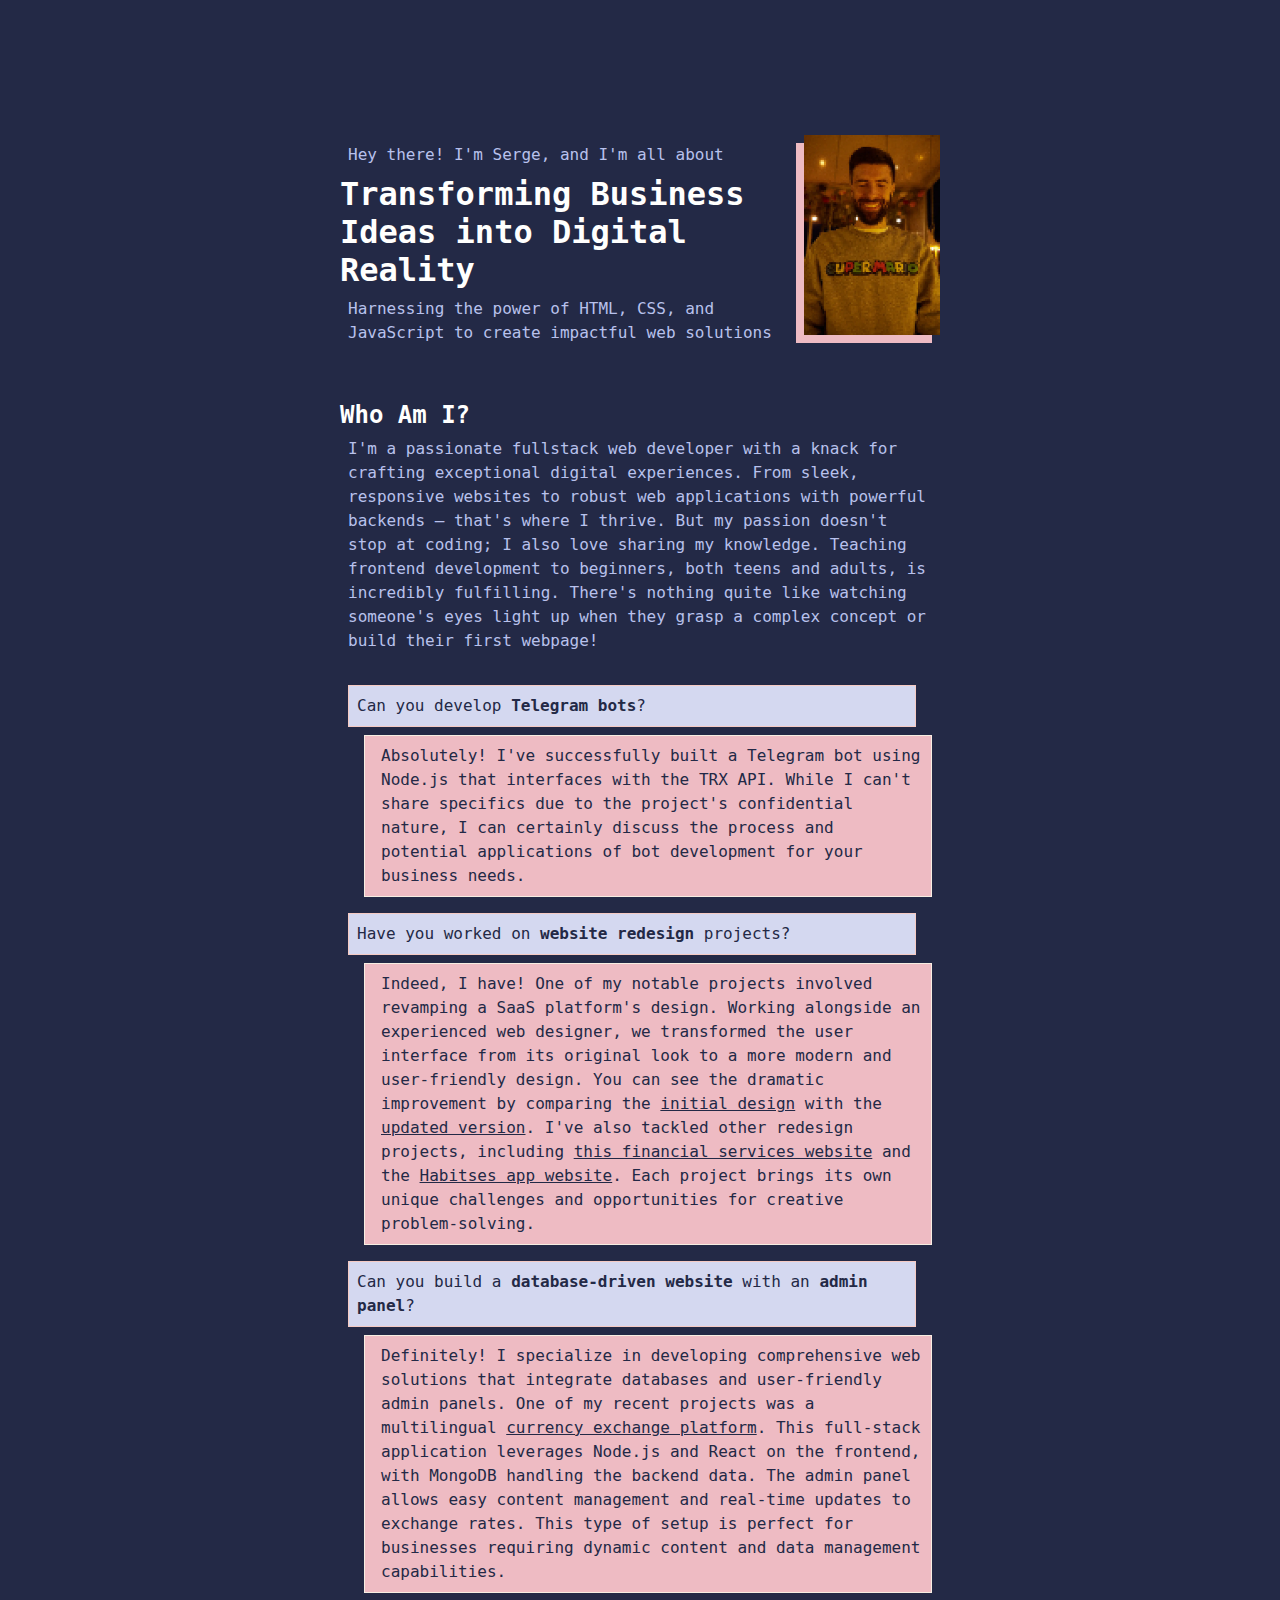
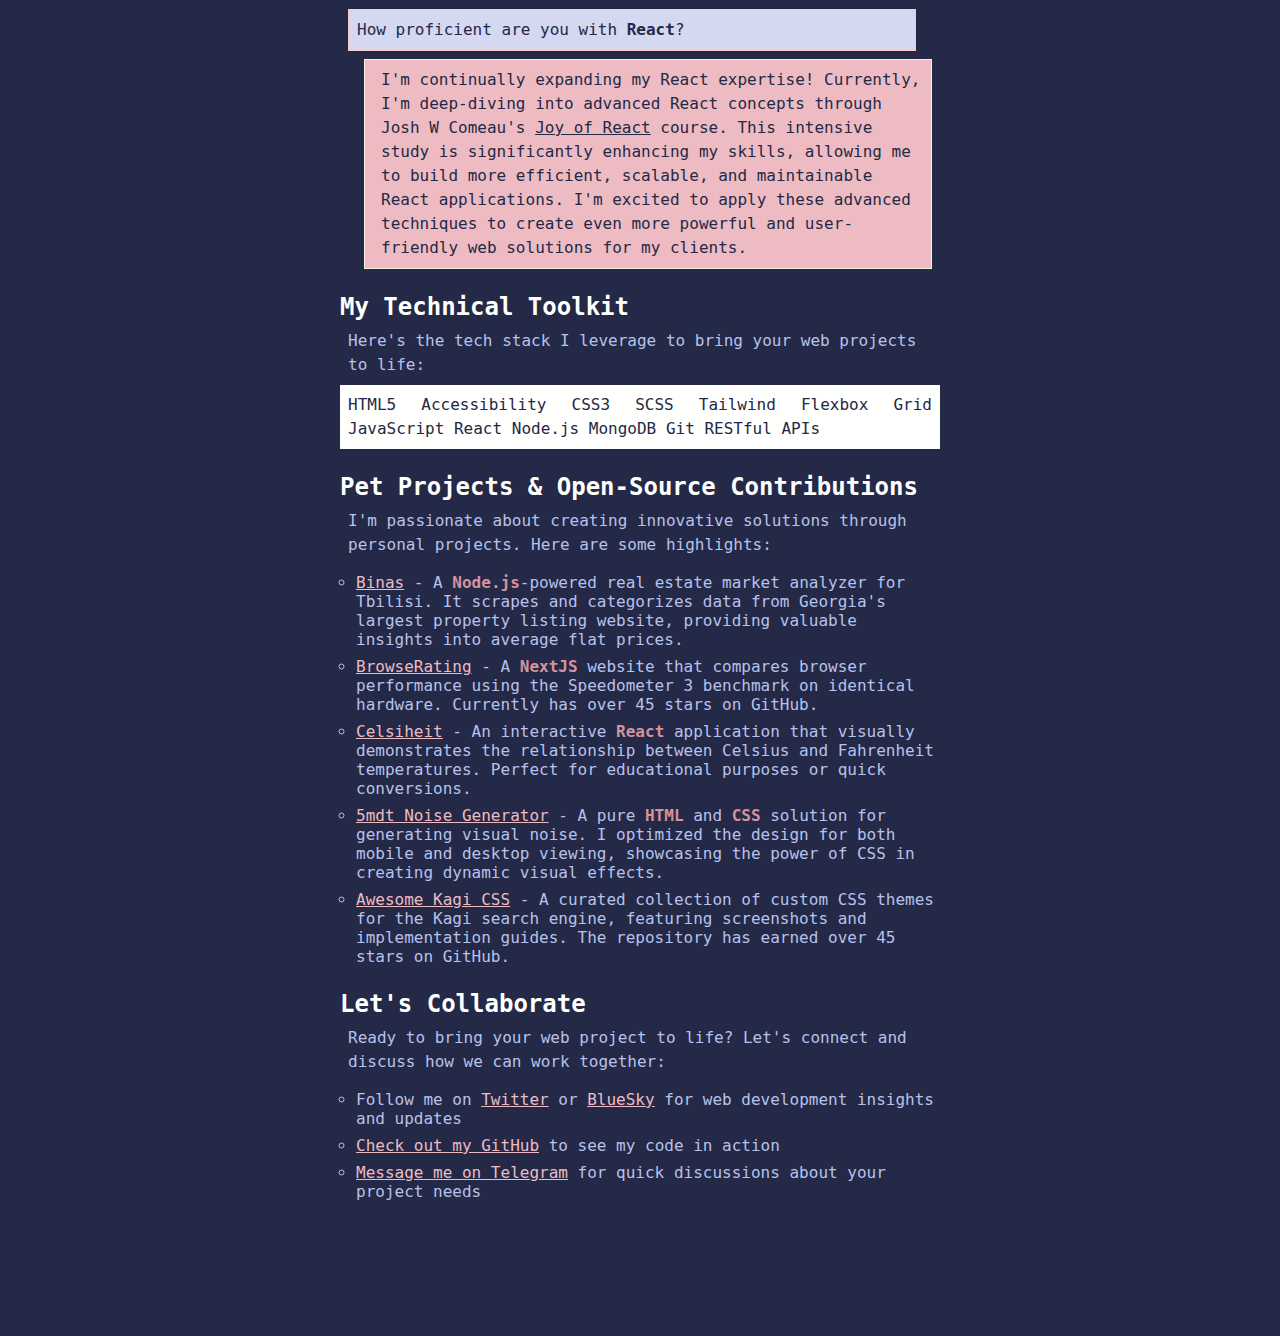
<file: index.html>
<!doctype html>
<html lang="en">
    <head>
        <meta charset="UTF-8" />
        <meta name="viewport" content="width=device-width, initial-scale=1.0" />
        <title>
            Serge Manvelov - Expert Fullstack Developer | HTML, CSS, JS, React &
            Node.js
        </title>
        <meta
            name="description"
            content="Serge Manvelov is a fullstack developer with expertise in HTML, CSS, JavaScript, React, and Node.js. Discover his portfolio, projects, and skills in modern web development."
        />
        <meta
            name="keywords"
            content="Serge Manvelov, fullstack developer, web development, HTML5, CSS3, JavaScript, React, Node.js, MongoDB, Telegram bots"
        />
        <meta name="author" content="Serge Manvelov" />

        <!-- Open Graph tags -->
        <meta
            property="og:title"
            content="Serge Manvelov - Expert Fullstack Developer"
        />
        <meta
            property="og:description"
            content="Explore Serge Manvelov's portfolio, showcasing skills in fullstack web development including React, Node.js, and Telegram bots."
        />
        <meta property="og:image" content="https://kawaiier.dev/me.webp" />
        <meta
            property="og:image:alt"
            content="Portrait of Serge Manvelov, fullstack developer"
        />
        <meta property="og:url" content="https://kawaiier.dev" />
        <meta property="og:type" content="website" />

        <!-- Twitter card -->
        <meta name="twitter:card" content="summary_large_image" />
        <meta name="twitter:creator" content="@kawaiier101" />
        <meta
            name="twitter:title"
            content="Serge Manvelov - Fullstack Developer | HTML, CSS, JS Expert"
        />
        <meta
            name="twitter:description"
            content="Explore Serge Manvelov's projects in web development, React, Node.js, and more."
        />
        <meta name="twitter:image" content="https://kawaiier.dev/me.webp" />

        <!-- Canonical link -->
        <link rel="canonical" href="https://kawaiier.dev" />

        <!-- Styles and Favicon -->
        <link rel="stylesheet" href="style.css" />
        <link rel="icon" href="favicon.ico" type="image/x-icon" />

        <!-- Structured Data Markup for Personal Portfolio -->
        <script type="application/ld+json">
            {
                "@context": "https://schema.org",
                "@type": "Person",
                "name": "Serge Manvelov",
                "url": "https://kawaiier.dev",
                "image": "https://kawaiier.dev/me.webp",
                "jobTitle": "Fullstack Developer",
                "worksFor": {
                    "@type": "Organization",
                    "name": "Octagon"
                },
                "sameAs": [
                    "https://twitter.com/kawaiier101",
                    "https://linkedin.com/in/serge-manvelov"
                ]
            }
        </script>

        <!-- Analytics -->
        <script
            src="https://cdn.counter.dev/script.js"
            data-id="543bdca5-3749-4923-8c4c-1593e1a96e57"
            data-utcoffset="4"
        ></script>
    </head>
    <body>
        <div class="container">
            <header>
                <div>
                    <p>Hey there! I'm Serge, and I'm all about</p>
                    <h1>Transforming Business Ideas into Digital Reality</h1>
                    <p>
                        Harnessing the power of HTML, CSS, and JavaScript to
                        create impactful web solutions
                    </p>
                </div>
                <img
                    src="me.webp"
                    alt="Serge Manvelov - Fullstack Web Developer"
                    height="200"
                    width="200"
                />
            </header>
            <main>
                <section aria-labelledby="about-me">
                    <h2 id="about-me">Who Am I?</h2>
                    <div>
                        <p class="intro">
                            I'm a passionate fullstack web developer with a
                            knack for crafting exceptional digital experiences.
                            From sleek, responsive websites to robust web
                            applications with powerful backends – that's where I
                            thrive. But my passion doesn't stop at coding; I
                            also love sharing my knowledge. Teaching frontend
                            development to beginners, both teens and adults, is
                            incredibly fulfilling. There's nothing quite like
                            watching someone's eyes light up when they grasp a
                            complex concept or build their first webpage!
                        </p>
                        <dl>
                            <dt class="question">
                                Can you develop <strong>Telegram bots</strong>?
                            </dt>
                            <dd class="answer">
                                Absolutely! I've successfully built a Telegram
                                bot using Node.js that interfaces with the TRX
                                API. While I can't share specifics due to the
                                project's confidential nature, I can certainly
                                discuss the process and potential applications
                                of bot development for your business needs.
                            </dd>

                            <dt class="question">
                                Have you worked on
                                <strong>website redesign</strong> projects?
                            </dt>
                            <dd class="answer">
                                Indeed, I have! One of my notable projects
                                involved revamping a SaaS platform's design.
                                Working alongside an experienced web designer,
                                we transformed the user interface from its
                                original look to a more modern and user-friendly
                                design. You can see the dramatic improvement by
                                comparing the
                                <a
                                    href="https://www.develop.exchange/en/"
                                    target="_blank"
                                    rel="noopener noreferrer"
                                    >initial design</a
                                >
                                with the
                                <a
                                    href="https://www.blocksquare.exchange/en/"
                                    target="_blank"
                                    rel="noopener noreferrer"
                                    >updated version</a
                                >. I've also tackled other redesign projects,
                                including
                                <a
                                    href="https://www.grandcapitalgeorgia.com/en/"
                                    target="_blank"
                                    rel="noopener noreferrer"
                                    >this financial services website</a
                                >
                                and the
                                <a
                                    href="https://habitses.app/"
                                    target="_blank"
                                    rel="noopener noreferrer"
                                    >Habitses app website</a
                                >. Each project brings its own unique challenges
                                and opportunities for creative problem-solving.
                            </dd>

                            <dt class="question">
                                Can you build a
                                <strong>database-driven website</strong> with an
                                <strong>admin panel</strong>?
                            </dt>
                            <dd class="answer">
                                Definitely! I specialize in developing
                                comprehensive web solutions that integrate
                                databases and user-friendly admin panels. One of
                                my recent projects was a multilingual
                                <a
                                    href="https://www.grandmonetageorgia.com/"
                                    target="_blank"
                                    rel="noopener noreferrer"
                                    >currency exchange platform</a
                                >. This full-stack application leverages Node.js
                                and React on the frontend, with MongoDB handling
                                the backend data. The admin panel allows easy
                                content management and real-time updates to
                                exchange rates. This type of setup is perfect
                                for businesses requiring dynamic content and
                                data management capabilities.
                            </dd>

                            <dt class="question">
                                How proficient are you with
                                <strong>React</strong>?
                            </dt>
                            <dd class="answer">
                                I'm continually expanding my React expertise!
                                Currently, I'm deep-diving into advanced React
                                concepts through Josh W Comeau's
                                <a
                                    href="https://www.joyofreact.com/"
                                    target="_blank"
                                    rel="noopener noreferrer"
                                    >Joy of React</a
                                >
                                course. This intensive study is significantly
                                enhancing my skills, allowing me to build more
                                efficient, scalable, and maintainable React
                                applications. I'm excited to apply these
                                advanced techniques to create even more powerful
                                and user-friendly web solutions for my clients.
                            </dd>
                        </dl>
                    </div>
                </section>

                <section aria-labelledby="skills">
                    <h2 id="skills">My Technical Toolkit</h2>
                    <p>
                        Here's the tech stack I leverage to bring your web
                        projects to life:
                    </p>
                    <div
                        class="tag-cloud"
                        aria-label="Web development technologies I specialize in"
                    >
                        <p>
                            HTML5 Accessibility CSS3 SCSS Tailwind Flexbox Grid
                            JavaScript React Node.js MongoDB Git RESTful APIs
                        </p>
                    </div>
                </section>

                <section aria-labelledby="projects">
                    <h2 id="projects">
                        Pet Projects &amp; Open-Source Contributions
                    </h2>
                    <p>
                        I'm passionate about creating innovative solutions
                        through personal projects. Here are some highlights:
                    </p>
                    <ul>
                        <li>
                            <a
                                href="https://binas.kawaiier.dev/"
                                target="_blank"
                                rel="noopener noreferrer"
                                >Binas</a
                            >
                            - A <span>Node.js</span>-powered real estate market
                            analyzer for Tbilisi. It scrapes and categorizes
                            data from Georgia's largest property listing
                            website, providing valuable insights into average
                            flat prices.
                        </li>
                        <li>
                            <a
                                href="https://browserating.kawaiier.dev/"
                                target="_blank"
                                rel="noopener noreferrer"
                                >BrowseRating</a
                            >
                            - A <span>NextJS</span> website that compares
                            browser performance using the Speedometer 3
                            benchmark on identical hardware. Currently has over
                            45 stars on GitHub.
                        </li>
                        <li>
                            <a
                                href="https://celsiheit.kawaiier.dev/"
                                target="_blank"
                                rel="noopener noreferrer"
                                >Celsiheit</a
                            >
                            - An interactive <span>React</span> application that
                            visually demonstrates the relationship between
                            Celsius and Fahrenheit temperatures. Perfect for
                            educational purposes or quick conversions.
                        </li>
                        <li>
                            <a
                                href="https://5mdt.github.io/noise/"
                                target="_blank"
                                rel="noopener noreferrer"
                                >5mdt Noise Generator</a
                            >
                            - A pure <span>HTML</span> and
                            <span>CSS</span> solution for generating visual
                            noise. I optimized the design for both mobile and
                            desktop viewing, showcasing the power of CSS in
                            creating dynamic visual effects.
                        </li>
                        <li>
                            <a
                                href="https://github.com/kawaiier/awesome-kagi-css"
                                target="_blank"
                                rel="noopener noreferrer"
                                >Awesome Kagi CSS</a
                            >
                            - A curated collection of custom CSS themes for the
                            Kagi search engine, featuring screenshots and
                            implementation guides. The repository has earned
                            over 45 stars on GitHub.
                        </li>
                    </ul>
                </section>

                <section aria-labelledby="connect">
                    <h2 id="connect">Let's Collaborate</h2>
                    <p>
                        Ready to bring your web project to life? Let's connect
                        and discuss how we can work together:
                    </p>
                    <ul>
                        <li>
                            Follow me on
                            <a
                                href="https://twitter.com/kawaiier101"
                                target="_blank"
                                rel="noopener noreferrer"
                                >Twitter</a
                            >
                            or
                            <a
                                href="https://bsky.app/profile/kawaiier.bsky.social"
                                target="_blank"
                                rel="noopener noreferrer"
                                >BlueSky</a
                            >
                            for web development insights and updates
                        </li>
                        <li>
                            <a
                                href="https://github.com/kawaiier"
                                target="_blank"
                                rel="noopener noreferrer"
                                >Check out my GitHub</a
                            >
                            to see my code in action
                        </li>
                        <li>
                            <a
                                href="https://t.me/kawaiier"
                                target="_blank"
                                rel="noopener noreferrer"
                                >Message me on Telegram</a
                            >
                            for quick discussions about your project needs
                        </li>
                    </ul>
                </section>
            </main>
        </div>
    </body>
</html>
</file>
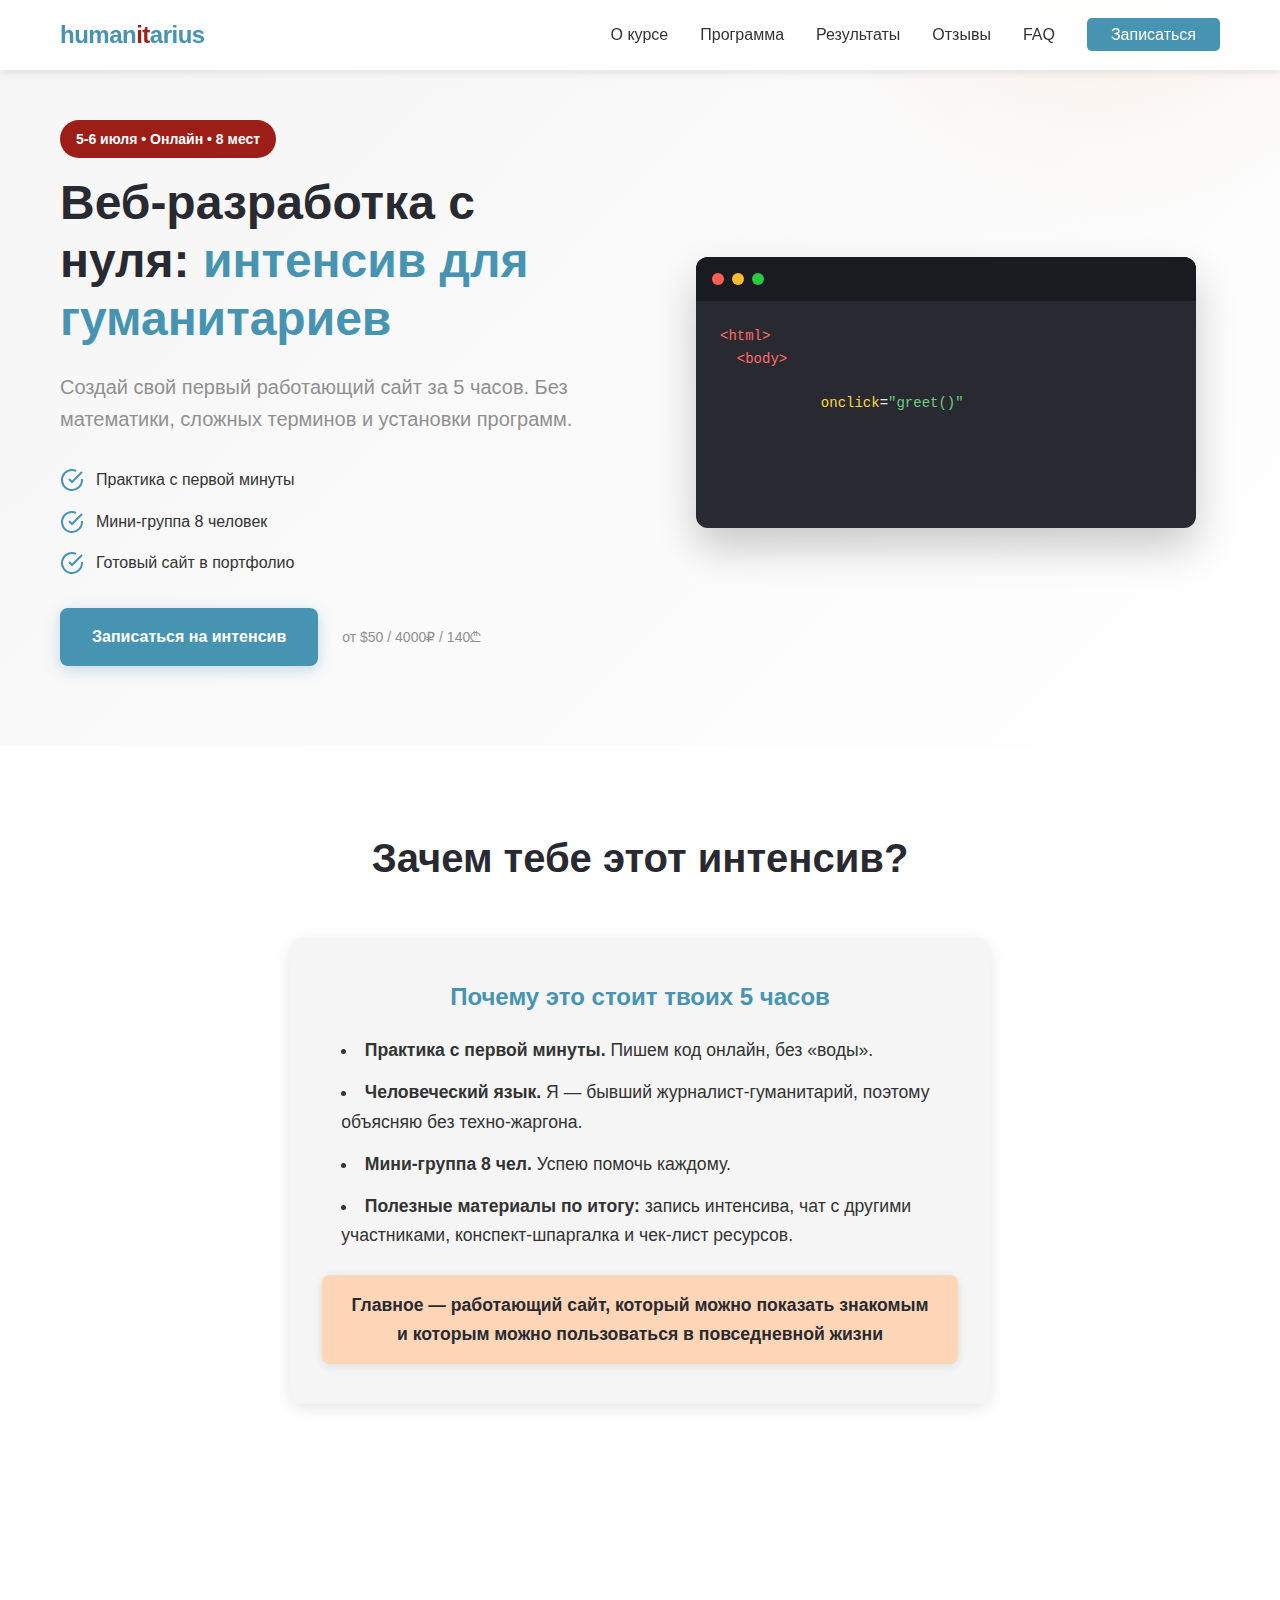
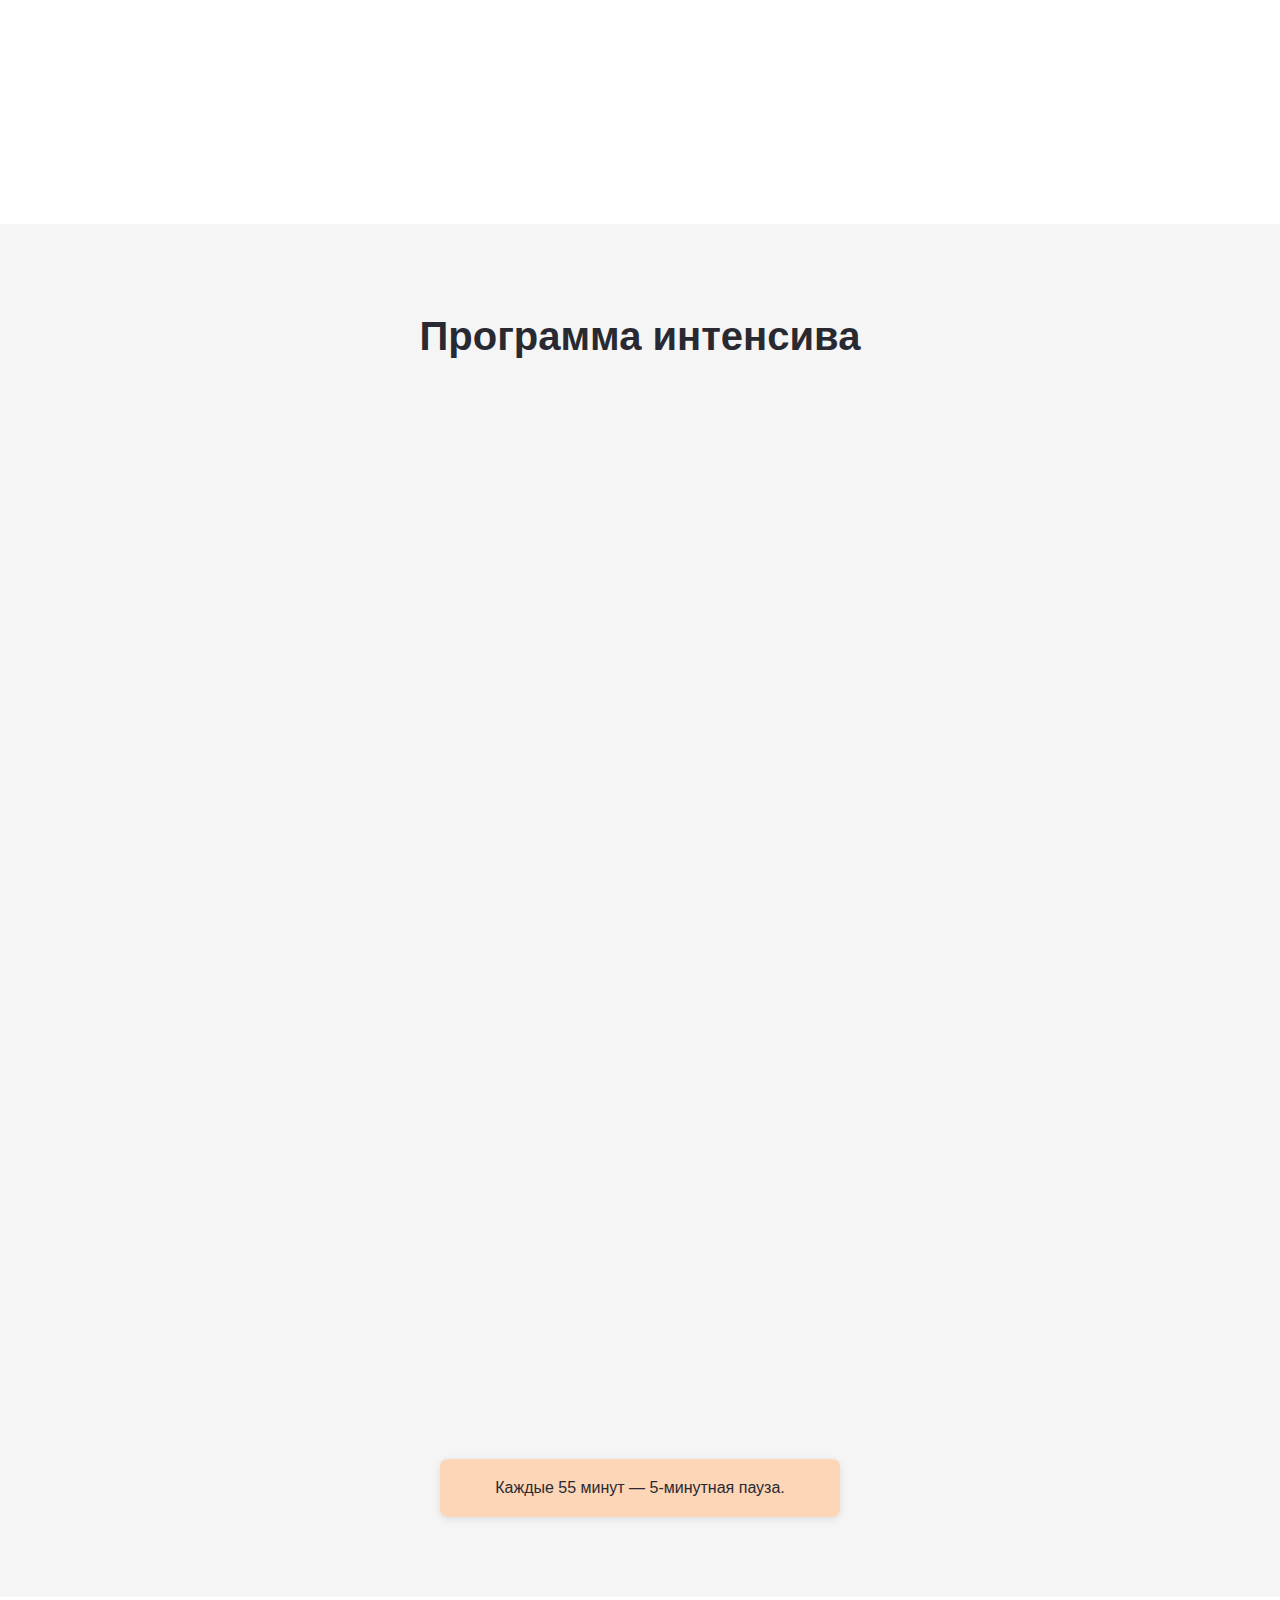
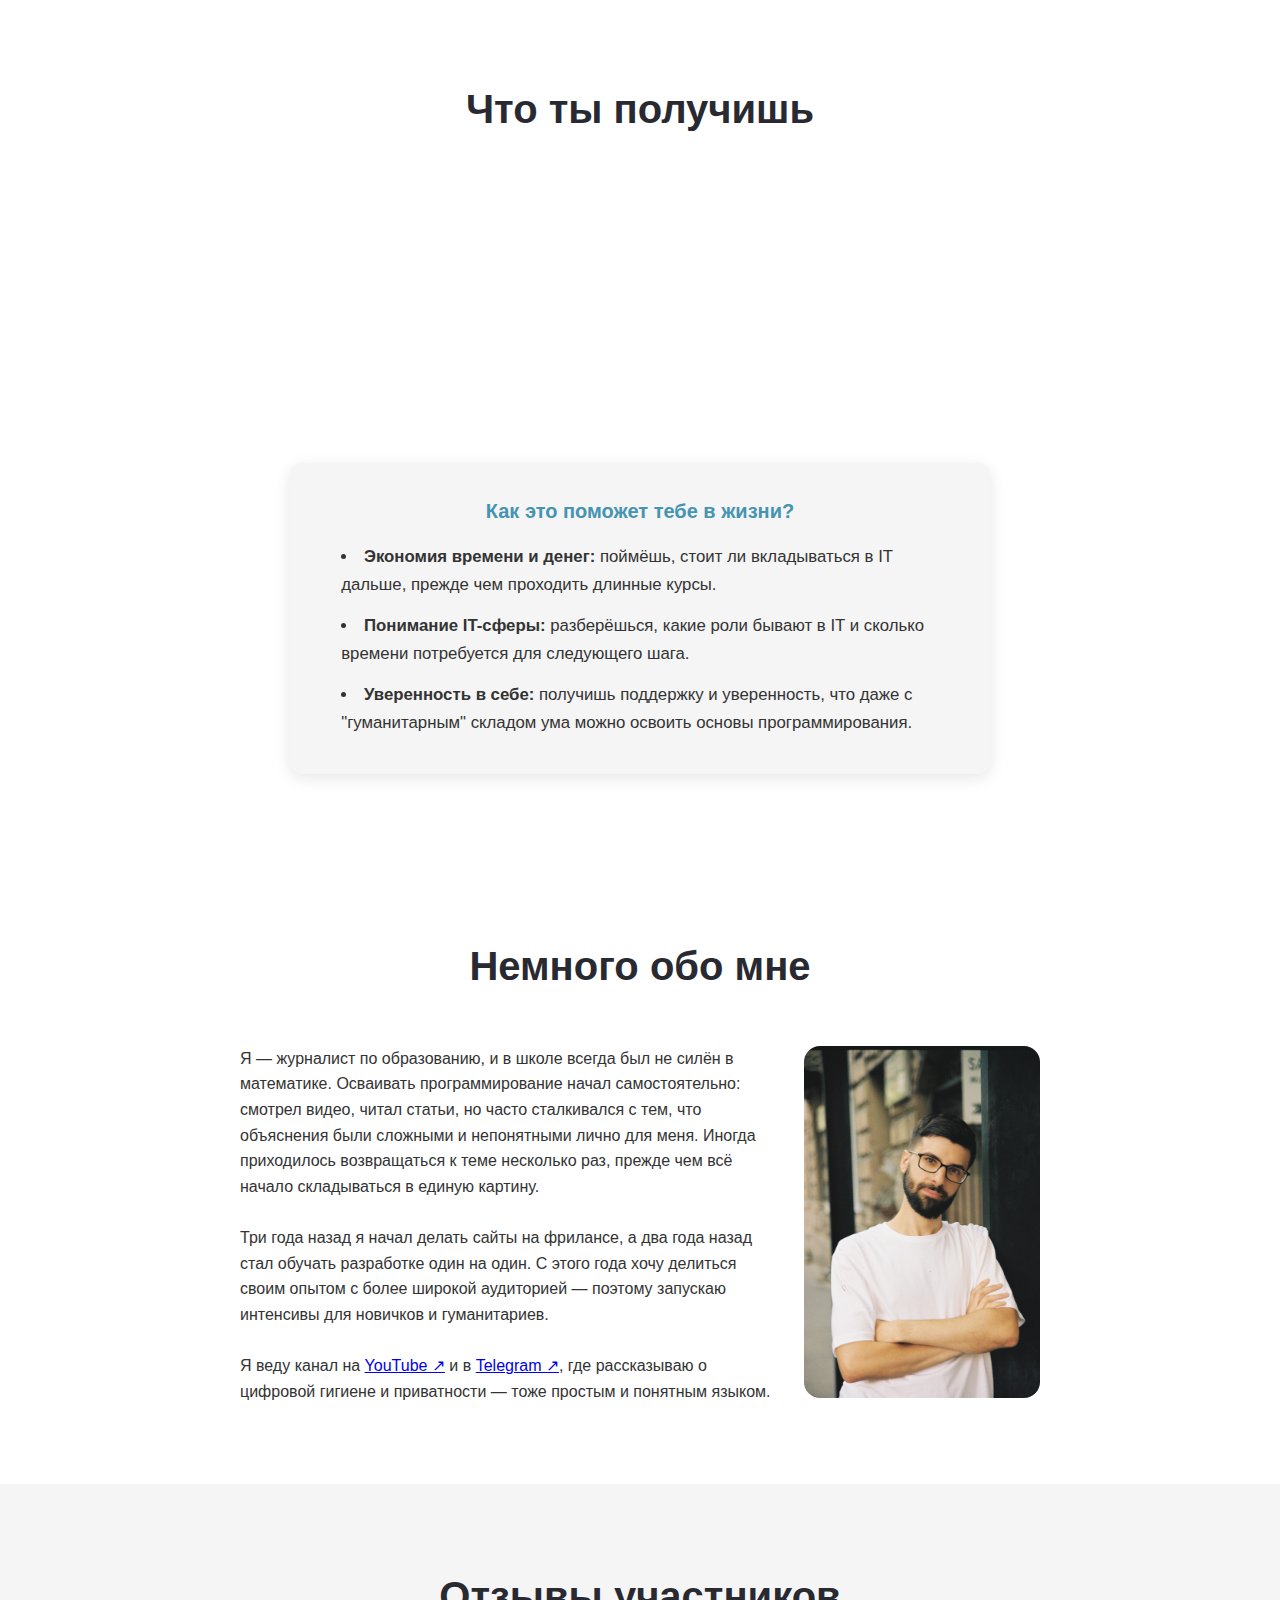
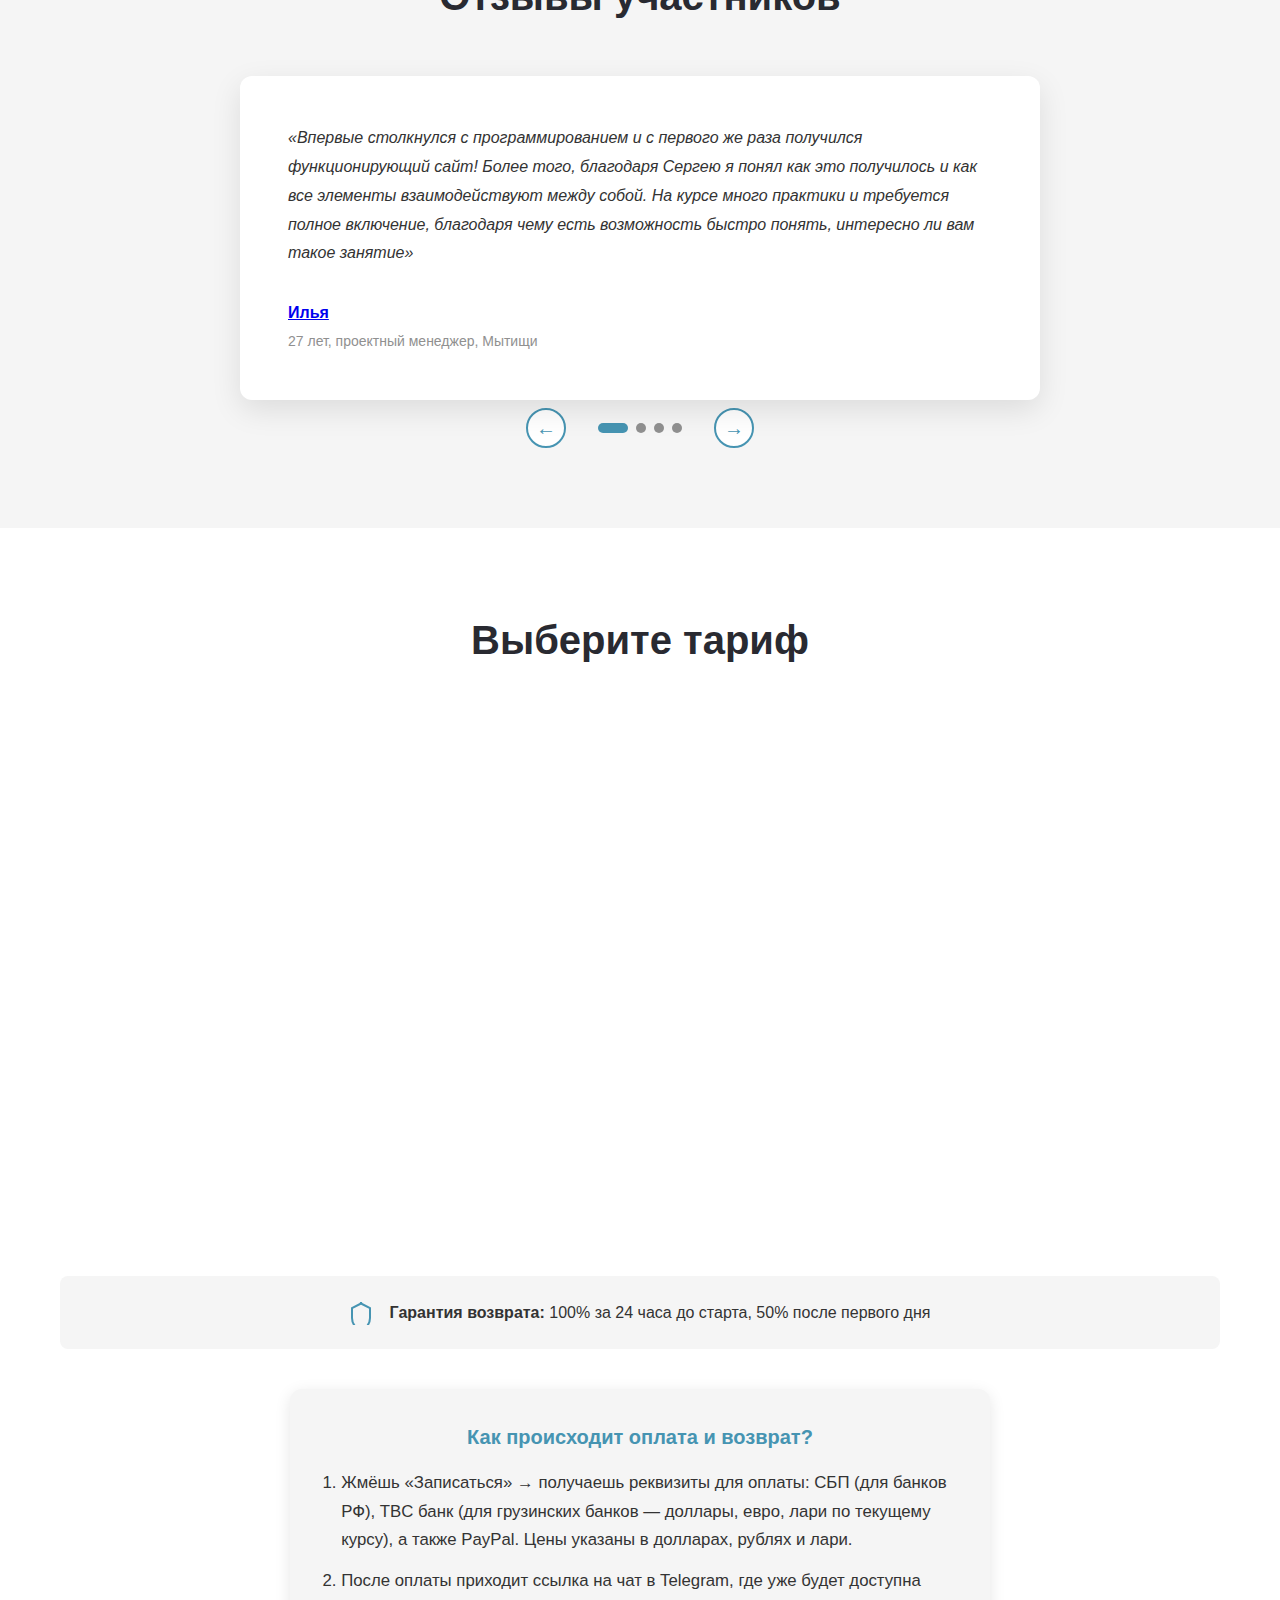
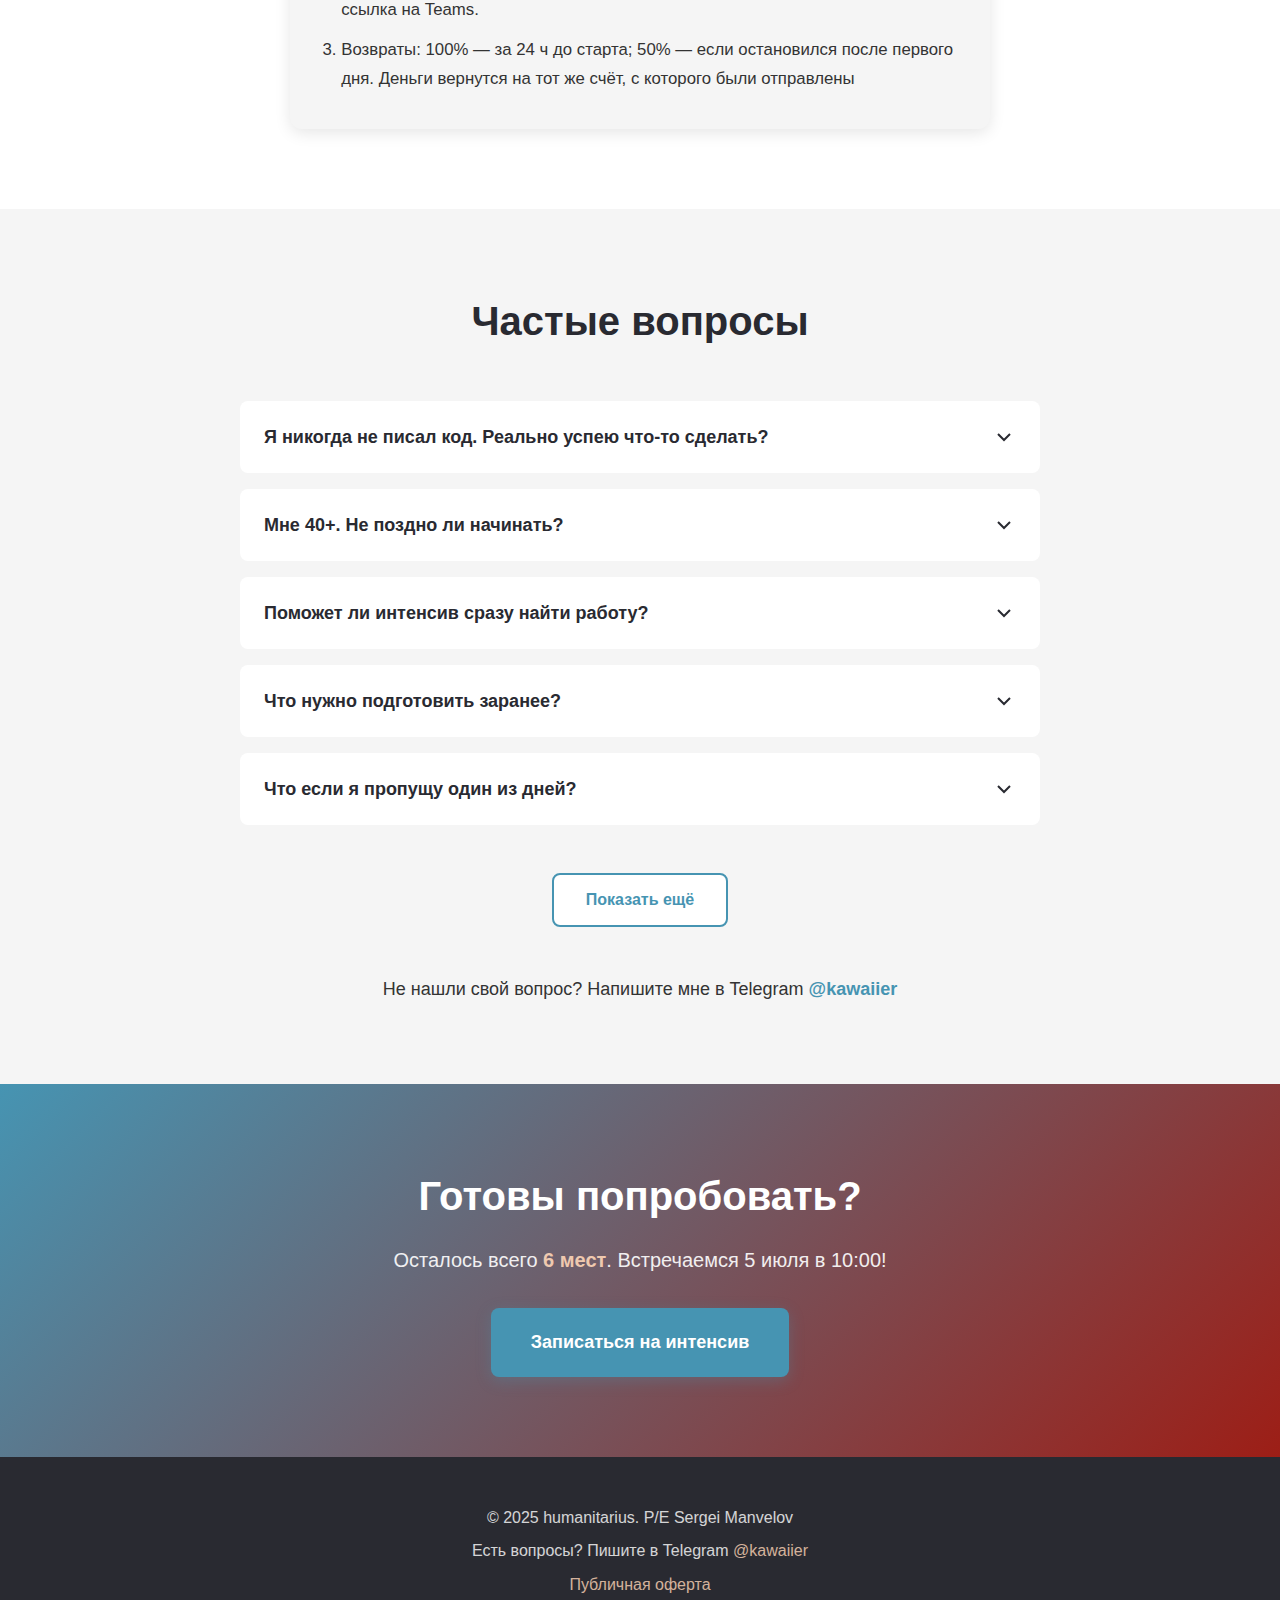
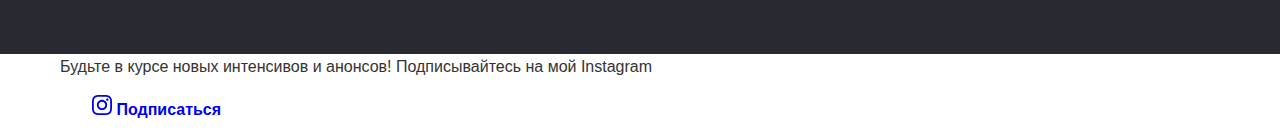
<file: humanitarius/workshop/index.html>
<!doctype html>
<html lang="ru">
    <!-- ✔ обновил даты, поправил кавычки и добавил недостающие детали -->
    <head>
        <meta charset="UTF-8" />
        <meta name="viewport" content="width=device-width, initial-scale=1.0" />
        <title>
            Веб-разработка с нуля: интенсив для гуманитариев | 5–6 июля 2025
        </title>

        <!-- SEO -->
        <meta
            name="description"
            content="Создай свой первый сайт за 5 часов. Без математики и тех-фона. Мини-группа 8 человек, 5–6 июля 2025."
        />
        <link
            rel="canonical"
            href="https://kawaiier.dev/humanitarius/workshop/"
        />
        <meta name="robots" content="index,follow" />

        <!-- Styles / Favicon -->
        <link rel="stylesheet" href="styles.css" />
        <link rel="icon" href="/favicon.ico" type="image/x-icon" />

        <!-- Scripts -->
        <script src="/humanitarius/workshop/script.js" defer></script>

        <!-- Open Graph -->
        <meta property="og:type" content="website" />
        <meta
            property="og:url"
            content="https://kawaiier.dev/humanitarius/workshop/"
        />
        <meta
            property="og:title"
            content="Веб-разработка с нуля: интенсив для гуманитариев | 5–6 июля 2025"
        />
        <meta
            property="og:description"
            content="Онлайн-интенсив: за 5 часов создадим сайт с нуля. Мини-группа, поддержка наставника-гуманитария."
        />
        <meta
            property="og:image"
            content="https://kawaiier.dev/og/humanitarius-workshop.webp"
        />
        <meta property="og:image:width" content="1200" />
        <meta property="og:image:height" content="630" />
        <meta property="og:locale" content="ru_RU" />

        <!-- Twitter card -->
        <meta name="twitter:card" content="summary_large_image" />
        <meta
            name="twitter:title"
            content="Веб-разработка с нуля: интенсив для гуманитариев | 5–6 июля 2025"
        />
        <meta
            name="twitter:description"
            content="Создай сайт за 5 часов даже без тех-опыта. Старт 5 июля."
        />
        <meta
            name="twitter:image"
            content="https://kawaiier.dev/og/humanitarius-workshop.webp"
        />

        <!-- FAQ Schema -->
        <script type="application/ld+json">
            {
                "@context": "https://schema.org",
                "@type": "FAQPage",
                "mainEntity": [
                    {
                        "@type": "Question",
                        "name": "Я никогда не писал код. Реально успею что-то сделать?",
                        "acceptedAnswer": {
                            "@type": "Answer",
                            "text": "Да! Мы идём от абсолютного «нуля»: вставим готовый тег, изменим слово, увидим результат. Даже гуманитарий сможет написать первую строчку кода."
                        }
                    },
                    {
                        "@type": "Question",
                        "name": "Мне 40+. Не поздно ли начинать?",
                        "acceptedAnswer": {
                            "@type": "Answer",
                            "text": "Возраст не помеха. Среди учеников были люди 45+; опыт и дисциплина помогают учиться быстрее молодых."
                        }
                    },
                    {
                        "@type": "Question",
                        "name": "Поможет ли интенсив сразу найти работу?",
                        "acceptedAnswer": {
                            "@type": "Answer",
                            "text": "За 5 часов вы не станете джуном. Зато поймёте: нравится ли процесс, какие роли в веб-разработке существуют, сколько времени нужно будет вложить в обучение дальше. Это «дешёвая ошибка»: лучше потратить $50 (4000₽/140₾) и 5 часов, чем 6 месяцев и 60 000₽ на курсе, который может не зайти."
                        }
                    }
                ]
            }
        </script>

        <!-- Event Schema -->
        <script type="application/ld+json">
            {
                "@context": "https://schema.org",
                "@type": "Event",
                "name": "Веб-разработка с нуля: интенсив для гуманитариев",
                "startDate": "2025-07-05T11:00:00+04:00",
                "endDate": "2025-07-06T13:00:00+04:00",
                "eventAttendanceMode": "https://schema.org/OnlineEventAttendanceMode",
                "eventStatus": "https://schema.org/EventScheduled",
                "location": {
                    "@type": "VirtualLocation",
                    "url": "https://kawaiier.dev/humanitarius/workshop/"
                },
                "image": ["https://kawaiier.dev/og/humanitarius-workshop.webp"],
                "description": "Онлайн-интенсив 5–6 июля 2025: создайте свой первый сайт за 5 часов даже без тех-опыта.",
                "offers": [
                    {
                        "@type": "Offer",
                        "price": "50",
                        "priceCurrency": "USD",
                        "availability": "https://schema.org/InStock",
                        "url": "https://kawaiier.dev/humanitarius/workshop/#pricing",
                        "validFrom": "2025-05-01T00:00:00+04:00"
                    },
                    {
                        "@type": "Offer",
                        "price": "4000",
                        "priceCurrency": "RUB",
                        "availability": "https://schema.org/InStock",
                        "url": "https://kawaiier.dev/humanitarius/workshop/#pricing",
                        "validFrom": "2025-05-01T00:00:00+04:00"
                    },
                    {
                        "@type": "Offer",
                        "price": "140",
                        "priceCurrency": "GEL",
                        "availability": "https://schema.org/InStock",
                        "url": "https://kawaiier.dev/humanitarius/workshop/#pricing",
                        "validFrom": "2025-05-01T00:00:00+04:00"
                    }
                ],
                "performer": {
                    "@type": "Person",
                    "name": "Сергей Манвелов"
                },
                "organizer": {
                    "@type": "Organization",
                    "name": "Humanitarius",
                    "url": "https://kawaiier.dev"
                }
            }
        </script>

        <!-- Organization Schema -->
        <script type="application/ld+json">
            {
                "@context": "https://schema.org",
                "@type": "Organization",
                "name": "Humanitarius",
                "url": "https://kawaiier.dev",
                "logo": "https://kawaiier.dev/logo.svg",
                "sameAs": ["https://t.me/kawaiier"]
            }
        </script>
        <!-- Yandex.Metrika counter -->
        <script type="text/javascript">
            (function (m, e, t, r, i, k, a) {
                m[i] =
                    m[i] ||
                    function () {
                        (m[i].a = m[i].a || []).push(arguments);
                    };
                m[i].l = 1 * new Date();
                for (var j = 0; j < document.scripts.length; j++) {
                    if (document.scripts[j].src === r) {
                        return;
                    }
                }
                ((k = e.createElement(t)),
                    (a = e.getElementsByTagName(t)[0]),
                    (k.async = 1),
                    (k.src = r),
                    a.parentNode.insertBefore(k, a));
            })(
                window,
                document,
                "script",
                "https://mc.yandex.ru/metrika/tag.js",
                "ym",
            );

            ym(103009787, "init", {
                clickmap: true,
                trackLinks: true,
                accurateTrackBounce: true,
            });
        </script>
        <noscript
            ><div>
                <img
                    src="https://mc.yandex.ru/watch/103009787"
                    style="position: absolute; left: -9999px"
                    alt=""
                /></div
        ></noscript>
        <!-- /Yandex.Metrika counter -->
    </head>
    <body>
        <nav class="navigation">
            <div class="container">
                <div class="nav-content">
                    <div class="logo">
                        human<span style="color: #9d1f15">it</span>arius
                    </div>
                    <button
                        class="mobile-menu-toggle"
                        aria-label="Открыть меню"
                    >
                        <span></span>
                        <span></span>
                        <span></span>
                    </button>
                    <ul class="nav-links">
                        <li><a href="#about">О курсе</a></li>
                        <li><a href="#program">Программа</a></li>
                        <li><a href="#results">Результаты</a></li>
                        <li><a href="#reviews">Отзывы</a></li>
                        <li><a href="#faq">FAQ</a></li>
                        <li>
                            <a href="#pricing" class="cta-nav">Записаться</a>
                        </li>
                    </ul>
                </div>
            </div>
        </nav>

        <main>
            <header class="hero">
                <div class="container">
                    <div class="hero-content">
                        <div class="hero-text">
                            <div class="hero-badge">
                                5-6 июля • Онлайн • 8 мест
                            </div>
                            <h1>
                                Веб-разработка с нуля:
                                <span class="highlight"
                                    >интенсив для гуманитариев</span
                                >
                            </h1>
                            <p class="hero-subtitle">
                                Создай свой первый работающий сайт за 5 часов.
                                Без математики, сложных терминов и установки
                                программ.
                            </p>
                            <div class="hero-features">
                                <div class="feature-item">
                                    <svg
                                        width="24"
                                        height="24"
                                        viewBox="0 0 24 24"
                                        fill="none"
                                        stroke="currentColor"
                                        stroke-width="2"
                                    >
                                        <path
                                            d="M22 11.08V12a10 10 0 1 1-5.93-9.14"
                                        ></path>
                                        <polyline
                                            points="22 4 12 14.01 9 11.01"
                                        ></polyline>
                                    </svg>
                                    <span>Практика с первой минуты</span>
                                </div>
                                <div class="feature-item">
                                    <svg
                                        width="24"
                                        height="24"
                                        viewBox="0 0 24 24"
                                        fill="none"
                                        stroke="currentColor"
                                        stroke-width="2"
                                    >
                                        <path
                                            d="M22 11.08V12a10 10 0 1 1-5.93-9.14"
                                        ></path>
                                        <polyline
                                            points="22 4 12 14.01 9 11.01"
                                        ></polyline>
                                    </svg>
                                    <span>Мини-группа 8 человек</span>
                                </div>
                                <div class="feature-item">
                                    <svg
                                        width="24"
                                        height="24"
                                        viewBox="0 0 24 24"
                                        fill="none"
                                        stroke="currentColor"
                                        stroke-width="2"
                                    >
                                        <path
                                            d="M22 11.08V12a10 10 0 1 1-5.93-9.14"
                                        ></path>
                                        <polyline
                                            points="22 4 12 14.01 9 11.01"
                                        ></polyline>
                                    </svg>
                                    <span>Готовый сайт в портфолио</span>
                                </div>
                            </div>
                            <div class="hero-cta">
                                <a href="#pricing" class="btn btn-primary"
                                    >Записаться на интенсив</a
                                >
                                <div class="price-info">
                                    от $50 / 4000₽ / 140₾
                                </div>
                            </div>
                        </div>
                        <div class="hero-visual">
                            <div class="code-preview">
                                <div class="code-header">
                                    <span class="dot red"></span>
                                    <span class="dot yellow"></span>
                                    <span class="dot green"></span>
                                </div>
                                <pre class="code-content">
<span class="tag">&lt;html&gt;</span>
  <span class="tag">&lt;body&gt;</span>
    <span class="tag">&lt;h1&gt;</span><span class="text">Мой первый сайт!</span><span class="tag">&lt;/h1&gt;</span>
    <span class="tag">&lt;button</span> <span class="attr">onclick</span>=<span class="string">"greet()"</span><span class="tag">&gt;</span>
      <span class="text">Нажми меня</span>
    <span class="tag">&lt;/button&gt;</span>
  <span class="tag">&lt;/body&gt;</span>
<span class="tag">&lt;/html&gt;</span></pre>
                            </div>
                        </div>
                    </div>
                </div>
            </header>

            <section id="about" class="about" aria-labelledby="about-heading">
                <div class="container">
                    <h2 id="about-heading">Зачем тебе этот интенсив?</h2>
                    <div class="about-instructor">
                        <h3>Почему это стоит твоих 5 часов</h3>
                        <ul>
                            <li>
                                <strong>Практика с первой минуты.</strong> Пишем
                                код онлайн, без «воды».
                            </li>
                            <li>
                                <strong>Человеческий язык.</strong> Я — бывший
                                журналист-гуманитарий, поэтому объясняю без
                                техно-жаргона.
                            </li>
                            <li>
                                <strong>Мини-группа 8 чел.</strong> Успею помочь
                                каждому.
                            </li>
                            <li>
                                <strong>Полезные материалы по итогу:</strong>
                                запись интенсива, чат с другими участниками,
                                конспект-шпаргалка и чек-лист ресурсов.
                            </li>
                        </ul>
                        <div class="key-result">
                            <p>
                                <strong
                                    >Главное — работающий сайт, который можно
                                    показать знакомым и которым можно
                                    пользоваться в повседневной жизни</strong
                                >
                            </p>
                        </div>
                    </div>
                    <div class="about-grid">
                        <div class="about-card">
                            <div class="about-icon">
                                <svg
                                    width="48"
                                    height="48"
                                    viewBox="0 0 24 24"
                                    fill="none"
                                    stroke="currentColor"
                                    stroke-width="2"
                                >
                                    <path
                                        d="M12 2L2 7v10c0 5.55 3.84 10.74 9 12 5.16-1.26 9-6.45 9-12V7l-10-5z"
                                    ></path>
                                </svg>
                            </div>
                            <h3>Безопасный старт</h3>
                            <p>
                                Попробуй программирование без долгих и дорогих
                                курсов. Поймёшь, твоё это или нет, всего за 5
                                часов.
                            </p>
                        </div>
                        <div class="about-card">
                            <div class="about-icon">
                                <svg
                                    width="48"
                                    height="48"
                                    viewBox="0 0 24 24"
                                    fill="none"
                                    stroke="currentColor"
                                    stroke-width="2"
                                >
                                    <rect
                                        x="3"
                                        y="3"
                                        width="18"
                                        height="18"
                                        rx="2"
                                        ry="2"
                                    ></rect>
                                    <line x1="9" y1="9" x2="15" y2="9"></line>
                                    <line x1="9" y1="13" x2="15" y2="13"></line>
                                    <line x1="9" y1="17" x2="15" y2="17"></line>
                                </svg>
                            </div>
                            <h3>Реальный результат</h3>
                            <p>
                                С первого занятия пишешь код. К концу интенсива
                                — готовый работающий сайт, который можно
                                показать друзьям.
                            </p>
                        </div>
                        <div class="about-card">
                            <div class="about-icon">
                                <svg
                                    width="48"
                                    height="48"
                                    viewBox="0 0 24 24"
                                    fill="none"
                                    stroke="currentColor"
                                    stroke-width="2"
                                >
                                    <path
                                        d="M17 21v-2a4 4 0 0 0-4-4H5a4 4 0 0 0-4 4v2"
                                    ></path>
                                    <circle cx="9" cy="7" r="4"></circle>
                                    <path d="M23 21v-2a4 4 0 0 0-3-3.87"></path>
                                    <path d="M16 3.13a4 4 0 0 1 0 7.75"></path>
                                </svg>
                            </div>
                            <h3>Человеческий подход</h3>
                            <p>
                                Я сам бывший гуманитарий. Объясняю без
                                техно-жаргона, через понятные аналогии из жизни.
                            </p>
                        </div>
                    </div>
                </div>
            </section>

            <section
                id="program"
                class="program"
                aria-labelledby="program-heading"
            >
                <div class="container">
                    <h2 id="program-heading">Программа интенсива</h2>
                    <div class="schedule">
                        <div class="day">
                            <div class="day-header">
                                <h3>День 1: Суббота, 5 июля</h3>
                                <span class="time">10:00 – 13:00 (GMT+4)</span>
                            </div>
                            <div class="day-content">
                                <div class="lesson">
                                    <div class="lesson-time">10:00</div>
                                    <div class="lesson-info">
                                        <h4>Добро пожаловать</h4>
                                        <p>
                                            Знакомство, настройка рабочего
                                            пространства
                                        </p>
                                    </div>
                                </div>
                                <div class="lesson">
                                    <div class="lesson-time">10:30</div>
                                    <div class="lesson-info">
                                        <h4>HTML: каркас страницы</h4>
                                        <p>
                                            Теги, структура документа, первые
                                            элементы
                                        </p>
                                    </div>
                                </div>
                                <div class="lesson">
                                    <div class="lesson-time">11:30</div>
                                    <div class="lesson-info">
                                        <h4>CSS: первые стили</h4>
                                        <p>Цвета, размеры, позиционирование</p>
                                    </div>
                                </div>
                                <div class="lesson">
                                    <div class="lesson-time">12:15</div>
                                    <div class="lesson-info">
                                        <h4>JavaScript: оживляем страницу</h4>
                                        <p>
                                            Переменные, функции, первая
                                            интерактивность
                                        </p>
                                    </div>
                                </div>
                            </div>
                        </div>
                        <div class="day">
                            <div class="day-header">
                                <h3>День 2: Воскресенье, 6 июля</h3>
                                <span class="time">10:00 – 12:00 (GMT+4)</span>
                            </div>
                            <div class="day-content">
                                <div class="lesson">
                                    <div class="lesson-time">10:00</div>
                                    <div class="lesson-info">
                                        <h4>Разбор кода + Q&A</h4>
                                        <p>
                                            Отвечаем на вопросы, закрепляем
                                            материал
                                        </p>
                                    </div>
                                </div>
                                <div class="lesson">
                                    <div class="lesson-time">10:30</div>
                                    <div class="lesson-info">
                                        <h4>Продвинутые возможности</h4>
                                        <p>
                                            div & псевдоклассы, условия if/else
                                        </p>
                                    </div>
                                </div>
                                <div class="lesson">
                                    <div class="lesson-time">11:15</div>
                                    <div class="lesson-info">
                                        <h4>Финальный проект</h4>
                                        <p>
                                            Собираем всё вместе, публикуем сайт
                                        </p>
                                    </div>
                                </div>
                                <div class="lesson">
                                    <div class="lesson-time">11:45</div>
                                    <div class="lesson-info">
                                        <h4>Что дальше?</h4>
                                        <p>
                                            Варианты развития, ресурсы, план
                                            действий
                                        </p>
                                    </div>
                                </div>
                            </div>
                        </div>
                    </div>
                    <div class="schedule-note">
                        <p>Каждые 55 минут — 5-минутная пауза.</p>
                    </div>
                </div>
            </section>

            <section
                id="results"
                class="results"
                aria-labelledby="results-heading"
            >
                <div class="container">
                    <h2 id="results-heading">Что ты получишь</h2>
                    <div class="results-grid">
                        <div class="result-card">
                            <div class="result-number">01</div>
                            <h3>Работающий сайт</h3>
                            <p>
                                Готовая страница, опубликованная в интернете.
                                Можно показать друзьям или добавить в резюме.
                            </p>
                        </div>
                        <div class="result-card">
                            <div class="result-number">02</div>
                            <h3>Базовые навыки</h3>
                            <p>
                                HTML, CSS и JavaScript — фундамент
                                веб-разработки. Основа для дальнейшего обучения.
                            </p>
                        </div>
                        <div class="result-card">
                            <div class="result-number">03</div>
                            <h3>Материалы курса</h3>
                            <p>
                                Запись интенсива, конспект-шпаргалка, чек-лист
                                ресурсов для самостоятельного изучения.
                            </p>
                        </div>
                        <div class="result-card">
                            <div class="result-number">04</div>
                            <h3>Поддержка</h3>
                            <p>
                                Доступ к чату с другими участниками и
                                преподавателем. Помощь и ответы на вопросы.
                            </p>
                        </div>
                    </div>
                    <div class="results-benefits">
                        <h3>Как это поможет тебе в жизни?</h3>
                        <ul>
                            <li>
                                <strong>Экономия времени и денег:</strong>
                                поймёшь, стоит ли вкладываться в IT дальше,
                                прежде чем проходить длинные курсы.
                            </li>
                            <li>
                                <strong>Понимание IT-сферы:</strong>
                                разберёшься, какие роли бывают в IT и сколько
                                времени потребуется для следующего шага.
                            </li>
                            <li>
                                <strong>Уверенность в себе:</strong> получишь
                                поддержку и уверенность, что даже с
                                "гуманитарным" складом ума можно освоить основы
                                программирования.
                            </li>
                        </ul>
                    </div>
                </div>
            </section>

            <section
                id="about-me"
                class="about-me"
                aria-labelledby="about-me-heading"
            >
                <div class="container">
                    <h2 id="about-me-heading">Немного обо мне</h2>
                    <div class="about-me-content">
                        <p>
                            Я — журналист по образованию, и в школе всегда был
                            не силён в математике. Осваивать программирование
                            начал самостоятельно: смотрел видео, читал статьи,
                            но часто сталкивался с тем, что объяснения были
                            сложными и непонятными лично для меня. Иногда
                            приходилось возвращаться к теме несколько раз,
                            прежде чем всё начало складываться в единую картину.
                            <br />
                            <br />
                            Три года назад я начал делать сайты на фрилансе, а
                            два года назад стал обучать разработке один на один.
                            С этого года хочу делиться своим опытом с более
                            широкой аудиторией — поэтому запускаю интенсивы для
                            новичков и гуманитариев.
                            <br />
                            <br />
                            Я веду канал на
                            <a href="https://www.youtube.com/@humanitarius101"
                                >YouTube ↗</a
                            >
                            и в <a href="https://t.me/busysam">Telegram ↗</a>,
                            где рассказываю о цифровой гигиене и приватности —
                            тоже простым и понятным языком.
                        </p>
                        <img src="../../me.JPG" alt="Фото Сергея Манвелова" />
                    </div>
                </div>
            </section>

            <section
                id="reviews"
                class="reviews"
                aria-labelledby="reviews-heading"
            >
                <div class="container">
                    <h2 id="reviews-heading">Отзывы участников</h2>
                    <div class="reviews-slider">
                        <div class="review-card active">
                            <div class="review-text">
                                <p>
                                    «Впервые столкнулся с программированием и с
                                    первого же раза получился функционирующий
                                    сайт! Более того, благодаря Сергею я понял
                                    как это получилось и как все элементы
                                    взаимодействуют между собой. На курсе много
                                    практики и требуется полное включение,
                                    благодаря чему есть возможность быстро
                                    понять, интересно ли вам такое занятие»
                                </p>
                            </div>
                            <div class="review-author">
                                <div class="author-info">
                                    <h4>
                                        <a href="https://t.me/onikster">Илья</a>
                                    </h4>
                                    <p>27 лет, проектный менеджер, Мытищи</p>
                                </div>
                            </div>
                        </div>
                        <div class="review-card">
                            <div class="review-text">
                                <p>
                                    «Какая-то база по теме у меня была, но и
                                    подзабыта была тоже — снова все разложили по
                                    нужным полочкам, а JS, брошенный когда-то на
                                    старте, показался уже не таким страшным)
                                    Все, о чем рассказывает Сергей, сразу же
                                    применяется на практике, за это большой лайк
                                    👍🏻»
                                </p>
                            </div>
                            <div class="review-author">
                                <div class="author-info">
                                    <h4>
                                        <a href="https://t.me/st_annie">Аня</a>
                                    </h4>
                                    <p>27 лет, UX-дизайнер, Тбилиси</p>
                                </div>
                            </div>
                        </div>
                        <div class="review-card">
                            <div class="review-text">
                                <p>
                                    «В 48 лет решила попробовать
                                    программирование — думала, что поздно. Через
                                    месяц занятий создала первый сайт!
                                    Оказалось, мое системное мышление — это
                                    преимущество, а не недостаток. Логика кода
                                    далась легче, чем я ожидала. Теперь думаю
                                    стать backend-разработчиком, но параллельно
                                    с основной работой»
                                </p>
                            </div>
                            <div class="review-author">
                                <div class="author-info">
                                    <h4>Милена</h4>
                                    <p>48 лет, госслужащая, Тбилиси</p>
                                </div>
                            </div>
                        </div>
                        <div class="review-card">
                            <div class="review-text">
                                <p>
                                    «Очень насыщенный и полезный интенсив,
                                    который реально помог прокачать навыки. К
                                    концу курса у меня уже был свой рабочий сайт
                                    — пусть простой, но полностью мой! После
                                    интенсива появилось больше уверенности,
                                    теперь хочу двигаться дальше в IT»
                                </p>
                            </div>
                            <div class="review-author">
                                <div class="author-info">
                                    <h4>
                                        <a href="https://t.me/nutscrackeer"
                                            >Алексей</a
                                        >
                                    </h4>
                                    <p>26 лет, инженер, Москва</p>
                                </div>
                            </div>
                        </div>
                    </div>
                    <div class="review-nav">
                        <button
                            class="review-prev"
                            aria-label="Предыдущий отзыв"
                        >
                            ←
                        </button>
                        <div class="review-dots">
                            <span class="dot active"></span>
                            <span class="dot"></span>
                            <span class="dot"></span>
                            <span class="dot"></span>
                        </div>
                        <button
                            class="review-next"
                            aria-label="Следующий отзыв"
                        >
                            →
                        </button>
                    </div>
                </div>
            </section>

            <section
                id="pricing"
                class="pricing"
                aria-labelledby="pricing-heading"
            >
                <div class="container">
                    <h2 id="pricing-heading">Выберите тариф</h2>
                    <div class="pricing-grid">
                        <div class="price-card">
                            <h3>Base</h3>
                            <div class="price">
                                <span class="amount">$50</span>
                                <span class="currency">/ 4000₽ / 140₾</span>
                            </div>
                            <ul class="features">
                                <li>
                                    <svg
                                        width="20"
                                        height="20"
                                        viewBox="0 0 24 24"
                                        fill="none"
                                        stroke="currentColor"
                                        stroke-width="2"
                                    >
                                        <polyline
                                            points="20 6 9 17 4 12"
                                        ></polyline>
                                    </svg>
                                    <span>Участие в вебинаре</span>
                                </li>
                                <li>
                                    <svg
                                        width="20"
                                        height="20"
                                        viewBox="0 0 24 24"
                                        fill="none"
                                        stroke="currentColor"
                                        stroke-width="2"
                                    >
                                        <polyline
                                            points="20 6 9 17 4 12"
                                        ></polyline>
                                    </svg>
                                    <span>Групповой Telegram-чат</span>
                                </li>
                                <li>
                                    <svg
                                        width="20"
                                        height="20"
                                        viewBox="0 0 24 24"
                                        fill="none"
                                        stroke="currentColor"
                                        stroke-width="2"
                                    >
                                        <polyline
                                            points="20 6 9 17 4 12"
                                        ></polyline>
                                    </svg>
                                    <span>Конспект и материалы</span>
                                </li>
                                <li>
                                    <svg
                                        width="20"
                                        height="20"
                                        viewBox="0 0 24 24"
                                        fill="none"
                                        stroke="currentColor"
                                        stroke-width="2"
                                    >
                                        <polyline
                                            points="20 6 9 17 4 12"
                                        ></polyline>
                                    </svg>
                                    <span>Запись интенсива</span>
                                </li>
                            </ul>
                            <button
                                class="btn btn-secondary enroll-btn"
                                data-tariff="base"
                                aria-haspopup="dialog"
                                aria-expanded="false"
                            >
                                Записаться
                            </button>
                        </div>
                        <div class="price-card featured">
                            <div class="badge">Популярный</div>
                            <h3>Premium</h3>
                            <div class="price">
                                <span class="amount">$60</span>
                                <span class="currency">/ 4500₽ / 155₾</span>
                            </div>
                            <ul class="features">
                                <li>
                                    <svg
                                        width="20"
                                        height="20"
                                        viewBox="0 0 24 24"
                                        fill="none"
                                        stroke="currentColor"
                                        stroke-width="2"
                                    >
                                        <polyline
                                            points="20 6 9 17 4 12"
                                        ></polyline>
                                    </svg>
                                    <span>Всё из тарифа Base</span>
                                </li>
                                <li>
                                    <svg
                                        width="20"
                                        height="20"
                                        viewBox="0 0 24 24"
                                        fill="none"
                                        stroke="currentColor"
                                        stroke-width="2"
                                    >
                                        <polyline
                                            points="20 6 9 17 4 12"
                                        ></polyline>
                                    </svg>
                                    <span
                                        >30-мин персональная консультация</span
                                    >
                                </li>
                                <li>
                                    <svg
                                        width="20"
                                        height="20"
                                        viewBox="0 0 24 24"
                                        fill="none"
                                        stroke="currentColor"
                                        stroke-width="2"
                                    >
                                        <polyline
                                            points="20 6 9 17 4 12"
                                        ></polyline>
                                    </svg>
                                    <span>Индивидуальный план развития</span>
                                </li>
                                <li>
                                    <svg
                                        width="20"
                                        height="20"
                                        viewBox="0 0 24 24"
                                        fill="none"
                                        stroke="currentColor"
                                        stroke-width="2"
                                    >
                                        <polyline
                                            points="20 6 9 17 4 12"
                                        ></polyline>
                                    </svg>
                                    <span>Приоритетная поддержка</span>
                                </li>
                            </ul>
                            <button
                                class="btn btn-primary enroll-btn"
                                data-tariff="premium"
                                aria-haspopup="dialog"
                                aria-expanded="false"
                            >
                                Записаться
                            </button>
                        </div>
                    </div>
                    <div class="guarantee">
                        <svg
                            width="24"
                            height="24"
                            viewBox="0 0 24 24"
                            fill="none"
                            stroke="currentColor"
                            stroke-width="2"
                        >
                            <path
                                d="M12 2L2 7v10c0 5.55 3.84 10.74 9 12 5.16-1.26 9-6.45 9-12V7l-10-5z"
                            ></path>
                        </svg>
                        <p>
                            <strong>Гарантия возврата:</strong> 100% за 24 часа
                            до старта, 50% после первого дня
                        </p>
                    </div>
                    <div class="payment-info">
                        <h3>Как происходит оплата и возврат?</h3>
                        <ol>
                            <li>
                                Жмёшь «Записаться» → получаешь реквизиты для
                                оплаты: СБП (для банков РФ), TBC банк (для
                                грузинских банков — доллары, евро, лари по
                                текущему курсу), а также PayPal. Цены указаны в
                                долларах, рублях и лари.
                            </li>
                            <li>
                                После оплаты приходит ссылка на чат в Telegram,
                                где уже будет доступна ссылка на Teams.
                            </li>
                            <li>
                                Возвраты: 100% — за 24 ч до старта; 50% — если
                                остановился после первого дня. Деньги вернутся
                                на тот же счёт, с которого были отправлены
                            </li>
                        </ol>
                    </div>
                </div>
            </section>

            <section id="faq" class="faq" aria-labelledby="faq-heading">
                <div class="container">
                    <h2 id="faq-heading">Частые вопросы</h2>

                    <div class="faq-grid">
                        <div class="faq-item">
                            <button class="faq-question">
                                <span
                                    >Я никогда не писал код. Реально успею
                                    что-то сделать?</span
                                >
                                <svg
                                    width="24"
                                    height="24"
                                    viewBox="0 0 24 24"
                                    fill="none"
                                    stroke="currentColor"
                                    stroke-width="2"
                                >
                                    <polyline
                                        points="6 9 12 15 18 9"
                                    ></polyline>
                                </svg>
                            </button>
                            <div class="faq-answer">
                                <p>
                                    Да! Мы идём от абсолютного «нуля».
                                    Шаг&nbsp;1 — вставим готовый тег, шаг&nbsp;2
                                    — поменяем одно слово, шаг&nbsp;3 — увидим
                                    результат в браузере. 90 % времени вы
                                    повторяете за мной, а я комментирую «почему
                                    так». Цель — показать, что даже самый
                                    «гуманитарный» мозг способен на первую
                                    строчку кода.
                                </p>
                            </div>
                        </div>

                        <div class="faq-item">
                            <button class="faq-question">
                                <span>Мне 40+. Не поздно ли начинать?</span>
                                <svg
                                    width="24"
                                    height="24"
                                    viewBox="0 0 24 24"
                                    fill="none"
                                    stroke="currentColor"
                                    stroke-width="2"
                                >
                                    <polyline
                                        points="6 9 12 15 18 9"
                                    ></polyline>
                                </svg>
                            </button>
                            <div class="faq-answer">
                                <p>
                                    Возраст не ограничение. Среди моих учеников
                                    была 47-летняя сотрудница посольства,
                                    которая через два месяца после начала
                                    занятий сверстала лендинг для своего
                                    друга-писателя. Опыт и системное мышление
                                    нередко помогают быстрее схватывать логику,
                                    чем у 20-летних.
                                </p>
                            </div>
                        </div>

                        <div class="faq-item">
                            <button class="faq-question">
                                <span
                                    >Поможет ли интенсив сразу найти
                                    работу?</span
                                >
                                <svg
                                    width="24"
                                    height="24"
                                    viewBox="0 0 24 24"
                                    fill="none"
                                    stroke="currentColor"
                                    stroke-width="2"
                                >
                                    <polyline
                                        points="6 9 12 15 18 9"
                                    ></polyline>
                                </svg>
                            </button>
                            <div class="faq-answer">
                                <p>
                                    За 5 часов вы не станете джуном. Зато
                                    поймёте, нравится ли процесс, какие роли в
                                    веб-разработке существуют и сколько усилий
                                    нужно вложить дальше. Это «дешёвая ошибка»:
                                    лучше потратить $50 (4000₽/140₾) и 5 часов,
                                    чем 6 месяцев и 60 000 ₽ на курсе, который
                                    может не зайти.
                                </p>
                            </div>
                        </div>

                        <div class="faq-item">
                            <button class="faq-question">
                                <span>Что нужно подготовить заранее?</span>
                                <svg
                                    width="24"
                                    height="24"
                                    viewBox="0 0 24 24"
                                    fill="none"
                                    stroke="currentColor"
                                    stroke-width="2"
                                >
                                    <polyline
                                        points="6 9 12 15 18 9"
                                    ></polyline>
                                </svg>
                            </button>
                            <div class="faq-answer">
                                <p>
                                    Браузер Chrome/Firefox, наушники + микрофон
                                    и блокнот для заметок. Никаких IDE и
                                    установки Node.js — всё делаем в CodeSandbox
                                    прямо в окне браузера.
                                </p>
                            </div>
                        </div>

                        <div class="faq-item">
                            <button class="faq-question">
                                <span>Что если я пропущу один из дней?</span>
                                <svg
                                    width="24"
                                    height="24"
                                    viewBox="0 0 24 24"
                                    fill="none"
                                    stroke="currentColor"
                                    stroke-width="2"
                                >
                                    <polyline
                                        points="6 9 12 15 18 9"
                                    ></polyline>
                                </svg>
                            </button>
                            <div class="faq-answer">
                                <p>
                                    Пропустил субботу — получаешь скидку 50 % на
                                    следующий поток. Пропустил воскресенье —
                                    вышлю запись, конспект и помогу с вопросами
                                    в чате. Всегда можно пересесть в новый
                                    поток.
                                </p>
                            </div>
                        </div>

                        <div class="faq-collapsed" style="display: none">
                            <div class="faq-item">
                                <button class="faq-question">
                                    <span
                                        >Можно ли получить сертификат о
                                        прохождении?</span
                                    >
                                    <svg
                                        width="24"
                                        height="24"
                                        viewBox="0 0 24 24"
                                        fill="none"
                                        stroke="currentColor"
                                        stroke-width="2"
                                    >
                                        <polyline
                                            points="6 9 12 15 18 9"
                                        ></polyline>
                                    </svg>
                                </button>
                                <div class="faq-answer">
                                    <p>
                                        Официального сертификата нет — это всего
                                        5 часов. Зато у вас будет готовый сайт в
                                        портфолио и понимание основ
                                        веб-разработки.
                                    </p>
                                </div>
                            </div>

                            <div class="faq-item">
                                <button class="faq-question">
                                    <span
                                        >Какой софт нужно установить
                                        заранее?</span
                                    >
                                    <svg
                                        width="24"
                                        height="24"
                                        viewBox="0 0 24 24"
                                        fill="none"
                                        stroke="currentColor"
                                        stroke-width="2"
                                    >
                                        <polyline
                                            points="6 9 12 15 18 9"
                                        ></polyline>
                                    </svg>
                                </button>
                                <div class="faq-answer">
                                    <p>
                                        Ничего! Работаем в браузере через
                                        CodeSandbox. Достаточно Google Chrome
                                        или Firefox.
                                    </p>
                                </div>
                            </div>
                        </div>

                        <div
                            class="faq-show-more-container"
                            style="text-align: center; margin-top: 2rem"
                        >
                            <button class="btn btn-secondary faq-show-more">
                                Показать ещё
                            </button>
                        </div>
                    </div>

                    <div class="faq-contact">
                        <p>
                            Не нашли свой вопрос? Напишите мне в Telegram
                            <a href="https://t.me/kawaiier" target="_blank"
                                >@kawaiier</a
                            >
                        </p>
                    </div>
                </div>
            </section>

            <section class="cta-section" aria-labelledby="cta-heading">
                <div class="container">
                    <div class="cta-content">
                        <h2 id="cta-heading">Готовы попробовать?</h2>
                        <p>
                            Осталось всего
                            <span class="spots-left">6 мест</span>. Встречаемся
                            5 июля в 10:00!
                        </p>
                        <a href="#pricing" class="btn btn-primary btn-large"
                            >Записаться на интенсив</a
                        >
                    </div>
                </div>
            </section>
        </main>

        <footer class="footer">
            <div class="container">
                <div class="footer-content">
                    <div class="footer-info">
                        <p>&copy; 2025 humanitarius. P/E Sergei Manvelov</p>
                        <p>
                            Есть вопросы? Пишите в Telegram
                            <a href="https://t.me/kawaiier" target="_blank"
                                >@kawaiier</a
                            >
                        </p>
                        <p>
                            <a
                                href="/humanitarius/workshop/agreement.html"
                                target="_blank"
                                >Публичная оферта</a
                            >
                        </p>
                    </div>
                </div>
            </div>
        </footer>

        <div
            class="enrollment-modal"
            id="enrollmentModal"
            role="dialog"
            aria-modal="true"
            aria-labelledby="modal-title"
            aria-describedby="modal-description"
        >
            <div class="modal-content">
                <button class="modal-close" aria-label="Закрыть модальное окно">
                    &times;
                </button>
                <h3 id="modal-title">Записаться на интенсив</h3>
                <p class="modal-tariff" id="modal-description">
                    Выбранный тариф: <span id="selectedTariff"></span>
                </p>
                <p>Для записи напишите мне в Telegram:</p>
                <a
                    href="https://t.me/kawaiier"
                    target="_blank"
                    class="btn btn-primary"
                    >Написать в Telegram</a
                >
                <p class="modal-note">
                    После оплаты вы получите ссылку на Teams и доступ к чату
                    участников
                </p>
            </div>
        </div>

        <!-- Sticky Instagram Panel -->
        <aside
            class="instagram-sticky-panel"
            aria-label="Подписка на Instagram"
        >
            <div class="container">
                <div class="panel-content">
                    <div class="panel-text">
                        <span class="panel-title"
                            >Будьте в курсе новых интенсивов и анонсов!</span
                        >
                        <span class="panel-subtitle"
                            >Подписывайтесь на мой Instagram</span
                        >
                    </div>
                    <a
                        href="https://instagram.com/humanitarius"
                        target="_blank"
                        rel="noopener noreferrer"
                        class="btn btn-instagram"
                    >
                        <svg
                            xmlns="http://www.w3.org/2000/svg"
                            width="20"
                            height="20"
                            preserveAspectRatio="xMidYMid"
                            viewBox="0 0 256 256"
                            fill="currentColor"
                        >
                            <path
                                d="M128 23.064c34.177 0 38.225.13 51.722.745 12.48.57 19.258 2.655 23.769 4.408 5.974 2.322 10.238 5.096 14.717 9.575 4.48 4.479 7.253 8.743 9.575 14.717 1.753 4.511 3.838 11.289 4.408 23.768.615 13.498.745 17.546.745 51.723 0 34.178-.13 38.226-.745 51.723-.57 12.48-2.655 19.257-4.408 23.768-2.322 5.974-5.096 10.239-9.575 14.718-4.479 4.479-8.743 7.253-14.717 9.574-4.511 1.753-11.289 3.839-23.769 4.408-13.495.616-17.543.746-51.722.746-34.18 0-38.228-.13-51.723-.746-12.48-.57-19.257-2.655-23.768-4.408-5.974-2.321-10.239-5.095-14.718-9.574-4.479-4.48-7.253-8.744-9.574-14.718-1.753-4.51-3.839-11.288-4.408-23.768-.616-13.497-.746-17.545-.746-51.723 0-34.177.13-38.225.746-51.722.57-12.48 2.655-19.258 4.408-23.769 2.321-5.974 5.095-10.238 9.574-14.717 4.48-4.48 8.744-7.253 14.718-9.575 4.51-1.753 11.288-3.838 23.768-4.408 13.497-.615 17.545-.745 51.723-.745M128 0C93.237 0 88.878.147 75.226.77c-13.625.622-22.93 2.786-31.071 5.95-8.418 3.271-15.556 7.648-22.672 14.764C14.367 28.6 9.991 35.738 6.72 44.155 3.555 52.297 1.392 61.602.77 75.226.147 88.878 0 93.237 0 128c0 34.763.147 39.122.77 52.774.622 13.625 2.785 22.93 5.95 31.071 3.27 8.417 7.647 15.556 14.763 22.672 7.116 7.116 14.254 11.492 22.672 14.763 8.142 3.165 17.446 5.328 31.07 5.95 13.653.623 18.012.77 52.775.77s39.122-.147 52.774-.77c13.624-.622 22.929-2.785 31.07-5.95 8.418-3.27 15.556-7.647 22.672-14.763 7.116-7.116 11.493-14.254 14.764-22.672 3.164-8.142 5.328-17.446 5.95-31.07.623-13.653.77-18.012.77-52.775s-.147-39.122-.77-52.774c-.622-13.624-2.786-22.929-5.95-31.07-3.271-8.418-7.648-15.556-14.764-22.672C227.4 14.368 220.262 9.99 211.845 6.72c-8.142-3.164-17.447-5.328-31.071-5.95C167.122.147 162.763 0 128 0Zm0 62.27C91.698 62.27 62.27 91.7 62.27 128c0 36.302 29.428 65.73 65.73 65.73 36.301 0 65.73-29.428 65.73-65.73 0-36.301-29.429-65.73-65.73-65.73Zm0 108.397c-23.564 0-42.667-19.103-42.667-42.667S104.436 85.333 128 85.333s42.667 19.103 42.667 42.667-19.103 42.667-42.667 42.667Zm83.686-110.994c0 8.484-6.876 15.36-15.36 15.36-8.483 0-15.36-6.876-15.36-15.36 0-8.483 6.877-15.36 15.36-15.36 8.484 0 15.36 6.877 15.36 15.36Z"
                            />
                        </svg>
                        Подписаться
                    </a>
                </div>
            </div>
        </aside>
    </body>
</html>
</file>
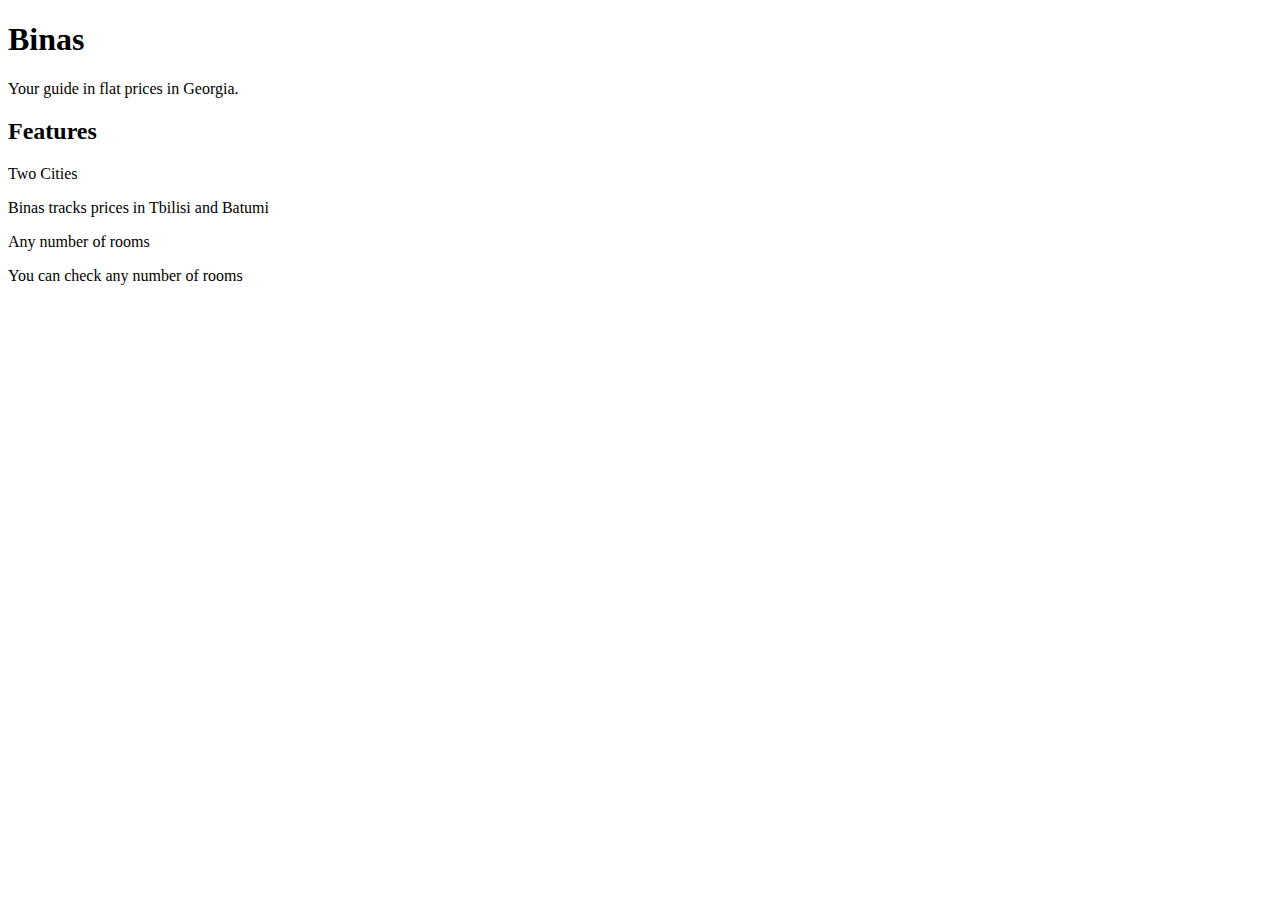
<file: binas.html>
<!DOCTYPE html>
<html lang="en">
<head>
    <meta charset="UTF-8">
    <meta name="viewport" content="width=device-width, initial-scale=1.0">
    <link href="https://cdn.jsdelivr.net/npm/bootstrap@5.1.3/dist/css/bootstrap.min.css" rel="stylesheet" integrity="sha384-1BmE4kWBq78iYhFldvKuhfTAU6auU8tT94WrHftjDbrCEXSU1oBoqyl2QvZ6jIW3" crossorigin="anonymous">
    <title>Binas - Your Flat Guide in Tbilisi and Batumi</title>
    <style>
        .card {
            border-radius: 10px;
        }
    </style>
</head>
<body>
    <div class="container">
        <h1>Binas</h1>
        <p class="lead">
            Your guide in flat prices in Georgia.
        </p>
        <h2>
            Features
        </h2>
        <div class="row">
            <div class="col">
                <div class="card">
                    <div class="card-header">
                      Two Cities
                    </div>
                    <div class="card-body">
                        <p>Binas tracks prices in Tbilisi and Batumi</p>
                    </div>
                </div>
            </div>
            <div class="col">
                <div class="card">
                    <div class="card-header">
                        Any number of rooms
                    </div>
                    <div class="card-body">
                        <p>You can check any number of rooms</p>
                    </div>
                </div>
            </div>
        </div>
    </div>
</body>
</html>
</file>
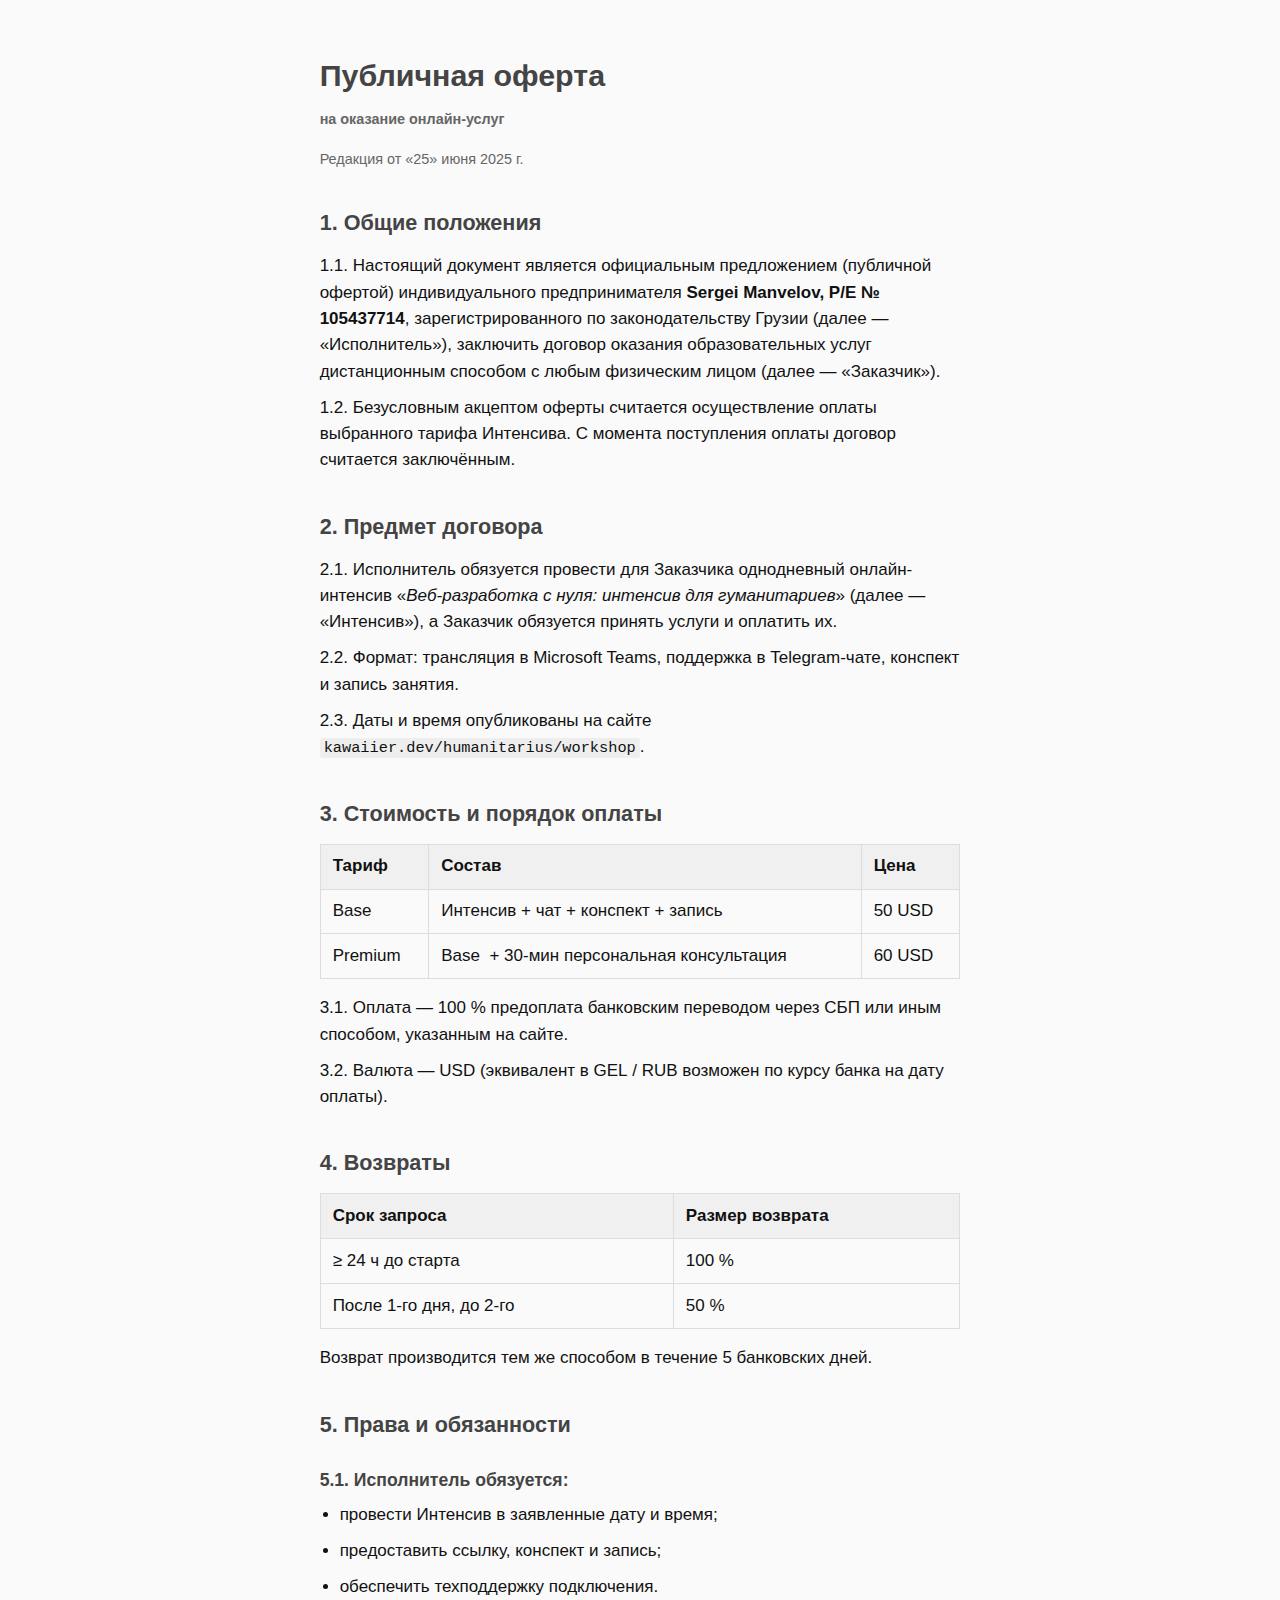
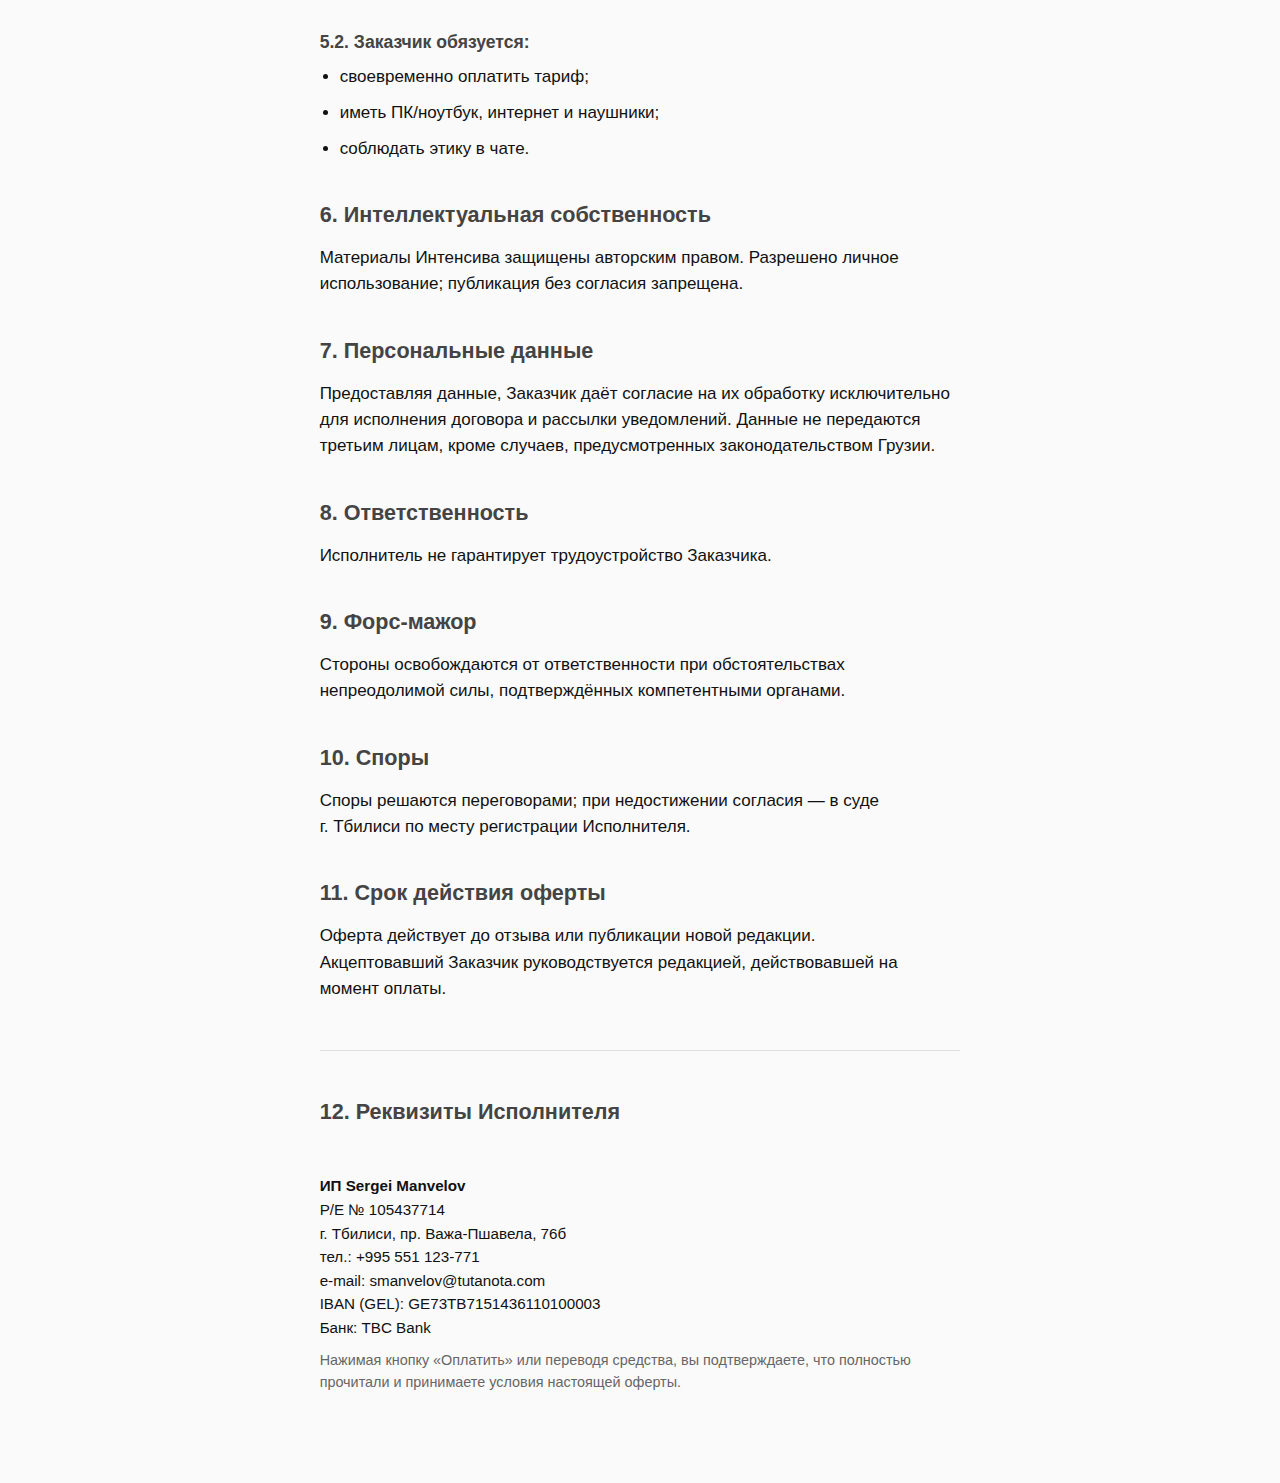
<file: humanitarius/workshop/agreement.html>
<!DOCTYPE html>
<html lang="ru">
  <head>
    <meta charset="utf-8" />
    <meta name="viewport" content="width=device-width,initial-scale=1" />

    <title>Публичная оферта — интенсив «Веб-разработка с нуля»</title>

    <style>
      /* ===== Minimal-type stylesheet ===== */
      :root {
        --font-main: "Inter", "Segoe UI", Roboto, Helvetica, Arial, sans-serif;
        --c-text: #111;
        --c-muted: #666;
        --c-bg: #fafafa;
        --c-accent: #444;
        --w-max: 72ch;
        --line: 1.55;
      }

      html {
        box-sizing: border-box;
      }
      *,
      *::before,
      *::after {
        box-sizing: inherit;
      }
      body {
        margin: 0;
        font: 400 17px / var(--line) var(--font-main);
        color: var(--c-text);
        background: var(--c-bg);
        -webkit-font-smoothing: antialiased;
      }
      .wrap {
        max-width: var(--w-max);
        margin: 0 auto;
        padding: 3.5rem 1.25rem 5rem;
      }

      h1,
      h2,
      h3 {
        font-weight: 600;
        line-height: 1.25;
        color: var(--c-accent);
        margin: 2.5rem 0 1rem;
      }
      h1 {
        font-size: 1.9rem;
        margin-top: 0;
      }
      h2 {
        font-size: 1.35rem;
      }
      h3 {
        font-size: 1.1rem;
        margin: 2rem 0 0.6rem;
      }

      p,
      li {
        margin: 0.6rem 0;
      }
      ul,
      ol {
        padding-left: 1.25rem;
        margin: 0.6rem 0;
      }
      table {
        width: 100%;
        border-collapse: collapse;
        margin: 1rem 0;
      }
      th,
      td {
        padding: 0.55rem 0.75rem;
        border: 1px solid #ddd;
        text-align: left;
      }
      th {
        background: #f0f0f0;
        font-weight: 600;
      }

      .muted {
        color: var(--c-muted);
        font-size: 0.9rem;
      }
      .signature {
        margin-top: 3rem;
        font-size: 0.95rem;
      }
      hr {
        border: none;
        border-top: 1px solid #e0e0e0;
        margin: 3rem 0;
      }
      code {
        background: #eee;
        padding: 1px 4px;
        border-radius: 3px;
        font-size: 0.9em;
      }

      @media (prefers-color-scheme: dark) {
        :root {
          --c-text: #ddd;
          --c-muted: #999;
          --c-bg: #151515;
          --c-accent: #fff;
        }
        table,
        th,
        td {
          border-color: #333;
        }
        th {
          background: #222;
        }
        code {
          background: #333;
        }
      }
    </style>
  </head>
  <body>
    <article class="wrap">
      <h1>
        Публичная оферта<br /><span class="muted"
          >на оказание онлайн-услуг</span
        >
      </h1>

      <p class="muted">Редакция от «25» июня 2025 г.</p>

      <h2>1. Общие положения</h2>
      <p>
        1.1. Настоящий документ является официальным предложением (публичной
        офертой) индивидуального предпринимателя
        <strong>Sergei Manvelov, P/E&nbsp;№ 105437714</strong>,
        зарегистрированного по законодательству Грузии (далее&nbsp;&mdash;
        «Исполнитель»), заключить договор оказания образовательных услуг
        дистанционным способом с любым физическим лицом (далее&nbsp;&mdash;
        «Заказчик»).
      </p>
      <p>
        1.2. Безусловным акцептом оферты считается осуществление оплаты
        выбранного тарифа Интенсива. С момента поступления оплаты договор
        считается заключённым.
      </p>

      <h2>2. Предмет договора</h2>
      <p>
        2.1. Исполнитель обязуется провести для Заказчика однодневный
        онлайн-интенсив «<em
          >Веб-разработка с нуля: интенсив для гуманитариев</em
        >» (далее&nbsp;&mdash; «Интенсив»), а Заказчик обязуется принять услуги
        и оплатить их.
      </p>
      <p>
        2.2. Формат: трансляция в Microsoft Teams, поддержка в Telegram-чате,
        конспект и запись занятия.
      </p>
      <p>
        2.3. Даты и время опубликованы на&nbsp;сайте
        <code>kawaiier.dev/humanitarius/workshop</code>.
      </p>

      <h2>3. Стоимость и порядок оплаты</h2>
      <table>
        <tr>
          <th>Тариф</th>
          <th>Состав</th>
          <th>Цена</th>
        </tr>
        <tr>
          <td>Base</td>
          <td>Интенсив&nbsp;+ чат&nbsp;+ конспект&nbsp;+ запись</td>
          <td>50&nbsp;USD</td>
        </tr>
        <tr>
          <td>Premium</td>
          <td>Base&nbsp; + 30-мин персональная консультация</td>
          <td>60&nbsp;USD</td>
        </tr>
      </table>

      <p>
        3.1. Оплата&nbsp;&mdash; 100&nbsp;% предоплата банковским переводом
        через СБП или иным способом, указанным на сайте.
      </p>
      <p>
        3.2. Валюта&nbsp;— USD (эквивалент в GEL&nbsp;/ RUB возможен по курсу
        банка на дату оплаты).
      </p>

      <h2>4. Возвраты</h2>
      <table>
        <tr>
          <th>Срок запроса</th>
          <th>Размер возврата</th>
        </tr>
        <tr>
          <td>&ge; 24 ч до старта</td>
          <td>100 %</td>
        </tr>
        <tr>
          <td>После 1-го дня, до&nbsp;2-го</td>
          <td>50 %</td>
        </tr>
      </table>
      <p>
        Возврат производится тем же способом в течение&nbsp;5 банковских дней.
      </p>

      <h2>5. Права и обязанности</h2>
      <h3>5.1. Исполнитель обязуется:</h3>
      <ul>
        <li>провести Интенсив в заявленные дату и время;</li>
        <li>предоставить ссылку, конспект и запись;</li>
        <li>обеспечить техподдержку подключения.</li>
      </ul>

      <h3>5.2. Заказчик обязуется:</h3>
      <ul>
        <li>своевременно оплатить тариф;</li>
        <li>иметь ПК/ноутбук, интернет и наушники;</li>
        <li>соблюдать этику в чате.</li>
      </ul>

      <h2>6. Интеллектуальная собственность</h2>
      <p>
        Материалы Интенсива защищены авторским правом. Разрешено личное
        использование; публикация без согласия запрещена.
      </p>

      <h2>7. Персональные данные</h2>
      <p>
        Предоставляя данные, Заказчик даёт согласие на&nbsp;их обработку
        исключительно для исполнения договора и рассылки уведомлений. Данные не
        передаются третьим лицам, кроме случаев, предусмотренных
        законодательством Грузии.
      </p>

      <h2>8. Ответственность</h2>
      <p>Исполнитель не гарантирует трудоустройство Заказчика.</p>

      <h2>9. Форс-мажор</h2>
      <p>
        Стороны освобождаются от ответственности при обстоятельствах
        непреодолимой силы, подтверждённых компетентными органами.
      </p>

      <h2>10. Споры</h2>
      <p>
        Споры решаются переговорами; при недостижении согласия&nbsp;—
        в&nbsp;суде г.&nbsp;Тбилиси по месту регистрации Исполнителя.
      </p>

      <h2>11. Срок действия оферты</h2>
      <p>
        Оферта действует до&nbsp;отзыва или публикации новой редакции.<br />
        Акцептовавший Заказчик руководствуется редакцией, действовавшей на
        момент оплаты.
      </p>

      <hr />

      <h2>12. Реквизиты Исполнителя</h2>
      <p class="signature">
        <strong>ИП Sergei Manvelov</strong><br />
        P/E&nbsp;№ 105437714<br />
        г. Тбилиси, пр. Важа-Пшавела, 76б<br />
        тел.: +995 551 123-771<br />
        e-mail: smanvelov@tutanota.com<br />
        IBAN&nbsp;(GEL): GE73TB7151436110100003<br />
        Банк: TBC Bank
      </p>

      <p class="muted">
        Нажимая кнопку «Оплатить» или переводя средства, вы подтверждаете, что
        полностью прочитали и принимаете условия настоящей оферты.
      </p>
    </article>
  </body>
</html>
</file>
<file: style.css>
* {
    margin: 0;
    padding: 0;
}

body {
    font-family: ui-monospace, "Cascadia Code", "Source Code Pro", Menlo,
        Consolas, "DejaVu Sans Mono", monospace;
    background-color: #232946;
}

.container {
    width: 600px;
    margin: 0 auto;
    padding: 15vh 0;
}

header {
    text-align: left;
    display: flex;
}

header img {
    box-shadow: -8px 8px 0 0 #eebbc3;
}

h1,
h2 {
    color: #fffffe;
}

h1 {
    font-weight: 700;
}

h2 {
    margin-top: 24px;
}

span {
    color: #d4939d;
    font-weight: 700;
}

main {
    margin: 0 auto;
    padding-top: 24px;
}

.intro {
    margin-bottom: 24px;
}

.question {
    background-color: #d4d8f0;
    color: #232946;
    margin: 8px;
    border: 1px solid #f5cac3;
    margin-right: 24px;
}

.answer {
    background-color: #eebbc3;
    color: #232946;
    margin: 8px;
    border: 1px solid #f7ede2;
    margin-left: 24px;
    margin-bottom: 16px;
    padding-left: 16px;
}

.answer a {
    color: #232946;
}

.tag-cloud {
    background-color: #fffffe;
    text-align: justify;
}

.tag-cloud p {
    color: #232946;
}

ul {
    list-style: circle;
    padding-left: 16px;
}

li {
    padding-top: 8px;
    color: #b8c1ec;
}

p,
dt,
dd {
    padding: 8px;
    line-height: 1.5;
    color: #b8c1ec;
}

a {
    color: #eebbc3;
}

a:hover {
    opacity: 0.8;
}

@media (max-width: 768px) {
    .container {
        width: 350px;
    }
}
</file>
<file: humanitarius/workshop/styles.css>
:root {
  --battleship-gray: #909090;
  --blue-green: #4694b2;
  --raisin-black: #292a31;
  --apricot: #fdd5b7;
  --penn-red: #9d1e16;
  --white: #ffffff;
  --light-gray: #f5f5f5;
  --text-dark: #333333;
  --shadow: rgba(0, 0, 0, 0.1);
  --shadow-hover: rgba(0, 0, 0, 0.15);
  --transition: all 0.3s cubic-bezier(0.4, 0, 0.2, 1);
}

* {
  margin: 0;
  padding: 0;
  box-sizing: border-box;
}

html {
  scroll-behavior: smooth;
}

body {
  font-family: -apple-system, BlinkMacSystemFont, "Segoe UI", Roboto, Oxygen,
    Ubuntu, Cantarell, sans-serif;
  line-height: 1.6;
  color: var(--text-dark);
  background-color: var(--white);
  overflow-x: hidden;
}

.container {
  max-width: 1200px;
  margin: 0 auto;
  padding: 0 20px;
}

.navigation {
  position: fixed;
  top: 0;
  left: 0;
  right: 0;
  background: rgba(255, 255, 255, 0.95);
  backdrop-filter: blur(10px);
  box-shadow: 0 2px 10px var(--shadow);
  z-index: 1000;
  transition: var(--transition);
}

.nav-content {
  display: flex;
  justify-content: space-between;
  align-items: center;
  padding: 1rem 0;
}

.logo {
  font-size: 1.5rem;
  font-weight: 800;
  color: var(--blue-green);
  letter-spacing: -0.5px;
}

.mobile-menu-toggle {
  display: none;
  flex-direction: column;
  background: none;
  border: none;
  cursor: pointer;
  padding: 5px;
}

.mobile-menu-toggle span {
  width: 25px;
  height: 3px;
  background: var(--raisin-black);
  margin: 3px 0;
  transition: var(--transition);
}

.nav-links {
  display: flex;
  list-style: none;
  gap: 2rem;
  align-items: center;
}

.nav-links a {
  text-decoration: none;
  color: var(--text-dark);
  font-weight: 500;
  transition: var(--transition);
  position: relative;
}

.nav-links a:hover {
  color: var(--blue-green);
}

.nav-links a::after {
  content: "";
  position: absolute;
  bottom: -5px;
  left: 0;
  width: 0;
  height: 2px;
  background: var(--blue-green);
  transition: width 0.3s ease;
}

.nav-links a:hover::after {
  width: 100%;
}

.cta-nav {
  background: var(--blue-green);
  color: var(--white) !important;
  padding: 0.5rem 1.5rem;
  border-radius: 5px;
  transition: var(--transition);
}

.cta-nav:hover {
  background: var(--penn-red);
  transform: translateY(-2px);
  box-shadow: 0 5px 15px rgba(157, 30, 22, 0.3);
}

.cta-nav::after {
  display: none;
}

.hero {
  padding: 120px 0 80px;
  background: linear-gradient(135deg, var(--light-gray) 0%, var(--white) 100%);
  position: relative;
  overflow: hidden;
}

.hero::before {
  content: "";
  position: absolute;
  top: -50%;
  right: -10%;
  width: 600px;
  height: 600px;
  background: radial-gradient(circle, var(--apricot) 0%, transparent 70%);
  opacity: 0.3;
  animation: float 20s ease-in-out infinite;
}

@keyframes float {
  0%,
  100% {
    transform: translateY(0) rotate(0deg);
  }
  50% {
    transform: translateY(-20px) rotate(180deg);
  }
}

.hero-content {
  display: grid;
  grid-template-columns: 1fr 1fr;
  gap: 4rem;
  align-items: center;
  position: relative;
  z-index: 1;
}

.hero-badge {
  display: inline-block;
  background: var(--penn-red);
  color: var(--white);
  padding: 0.5rem 1rem;
  border-radius: 25px;
  font-size: 0.875rem;
  font-weight: 600;
  margin-bottom: 1rem;
  animation: pulse 2s ease-in-out infinite;
}

@keyframes pulse {
  0%,
  100% {
    transform: scale(1);
  }
  50% {
    transform: scale(1.05);
  }
}

.hero h1 {
  font-size: 3rem;
  font-weight: 800;
  line-height: 1.2;
  margin-bottom: 1.5rem;
  color: var(--raisin-black);
}

.highlight {
  color: var(--blue-green);
  position: relative;
}

.hero-subtitle {
  font-size: 1.25rem;
  color: var(--battleship-gray);
  margin-bottom: 2rem;
}

.hero-features {
  display: flex;
  flex-direction: column;
  gap: 1rem;
  margin-bottom: 2rem;
}

.feature-item {
  display: flex;
  align-items: center;
  gap: 0.75rem;
  color: var(--text-dark);
}

.feature-item svg {
  color: var(--blue-green);
  flex-shrink: 0;
}

.hero-cta {
  display: flex;
  align-items: center;
  gap: 1.5rem;
}

.btn {
  display: inline-block;
  padding: 1rem 2rem;
  text-decoration: none;
  border-radius: 8px;
  font-weight: 600;
  transition: var(--transition);
  border: none;
  cursor: pointer;
  font-size: 1rem;
  text-align: center;
}

.btn-primary {
  background: var(--blue-green);
  color: var(--white);
  box-shadow: 0 4px 15px rgba(70, 148, 178, 0.3);
}

.btn-primary:hover {
  background: var(--penn-red);
  transform: translateY(-3px);
  box-shadow: 0 6px 20px rgba(157, 30, 22, 0.4);
}

.btn-secondary {
  background: var(--white);
  color: var(--blue-green);
  border: 2px solid var(--blue-green);
}

.btn-secondary:hover {
  background: var(--blue-green);
  color: var(--white);
  transform: translateY(-3px);
}

.btn-large {
  padding: 1.25rem 2.5rem;
  font-size: 1.125rem;
}

.price-info {
  color: var(--battleship-gray);
  font-size: 0.875rem;
}

.hero-visual {
  display: flex;
  justify-content: center;
  align-items: center;
}

.code-preview {
  background: var(--raisin-black);
  border-radius: 12px;
  overflow: hidden;
  box-shadow: 0 20px 40px rgba(0, 0, 0, 0.2);
  width: 100%;
  max-width: 500px;
  animation: slideInRight 0.8s ease-out;
}

@keyframes slideInRight {
  from {
    opacity: 0;
    transform: translateX(50px);
  }
  to {
    opacity: 1;
    transform: translateX(0);
  }
}

.code-header {
  background: #1a1b21;
  padding: 1rem;
  display: flex;
  gap: 0.5rem;
}

.dot {
  width: 12px;
  height: 12px;
  border-radius: 50%;
}

.dot.red {
  background: #ff5f57;
}
.dot.yellow {
  background: #ffbd2e;
}
.dot.green {
  background: #28ca42;
}

.code-content {
  padding: 1.5rem;
  font-family: "Consolas", "Monaco", monospace;
  font-size: 0.875rem;
  color: #e6e6e6;
  line-height: 1.6;
  overflow-x: auto;
}

.tag {
  color: #ff6b6b;
}
.attr {
  color: #ffd93d;
}
.string {
  color: #6bcf7f;
}
.text {
  color: #e6e6e6;
}

.about {
  padding: 80px 0;
  background: var(--white);
}

.about h2 {
  text-align: center;
  font-size: 2.5rem;
  margin-bottom: 3rem;
  color: var(--raisin-black);
}

.about-grid {
  display: grid;
  grid-template-columns: repeat(auto-fit, minmax(300px, 1fr));
  gap: 2rem;
}

.about-card {
  background: var(--white);
  padding: 2rem;
  border-radius: 12px;
  box-shadow: 0 5px 20px var(--shadow);
  transition: var(--transition);
  text-align: center;
}

.about-card:hover {
  transform: translateY(-5px);
  box-shadow: 0 10px 30px var(--shadow-hover);
}

.about-icon {
  width: 80px;
  height: 80px;
  margin: 0 auto 1.5rem;
  background: linear-gradient(
    135deg,
    var(--apricot) 0%,
    var(--blue-green) 100%
  );
  border-radius: 50%;
  display: flex;
  align-items: center;
  justify-content: center;
}

.about-icon svg {
  color: var(--white);
}

.about-card h3 {
  font-size: 1.5rem;
  margin-bottom: 1rem;
  color: var(--raisin-black);
}

.about-card p {
  color: var(--battleship-gray);
  line-height: 1.8;
}

.program {
  padding: 80px 0;
  background: var(--light-gray);
}

.program h2 {
  text-align: center;
  font-size: 2.5rem;
  margin-bottom: 3rem;
  color: var(--raisin-black);
}

.schedule {
  display: grid;
  gap: 2rem;
}

.day {
  background: var(--white);
  border-radius: 12px;
  overflow: hidden;
  box-shadow: 0 5px 20px var(--shadow);
}

.day-header {
  background: var(--blue-green);
  color: var(--white);
  padding: 1.5rem 2rem;
  display: flex;
  justify-content: space-between;
  align-items: center;
}

.day-header h3 {
  font-size: 1.5rem;
  margin: 0;
}

.time {
  font-size: 0.875rem;
  opacity: 0.9;
}

.day-content {
  padding: 1.5rem;
}

.lesson {
  display: grid;
  grid-template-columns: 80px 1fr;
  gap: 1.5rem;
  padding: 1rem 0;
  border-bottom: 1px solid #eee;
}

.lesson:last-child {
  border-bottom: none;
}

.lesson-time {
  font-weight: 600;
  color: var(--blue-green);
}

.lesson-info h4 {
  margin-bottom: 0.5rem;
  color: var(--raisin-black);
}

.lesson-info p {
  color: var(--battleship-gray);
  font-size: 0.875rem;
}

.results {
  padding: 80px 0;
  background: var(--white);
}

.results h2 {
  text-align: center;
  font-size: 2.5rem;
  margin-bottom: 3rem;
  color: var(--raisin-black);
}

.results-grid {
  display: grid;
  grid-template-columns: repeat(auto-fit, minmax(250px, 1fr));
  gap: 2rem;
}

.result-card {
  background: linear-gradient(135deg, var(--light-gray) 0%, var(--white) 100%);
  padding: 2rem;
  border-radius: 12px;
  border: 2px solid transparent;
  transition: var(--transition);
  position: relative;
  overflow: hidden;
}

.result-card:hover {
  border-color: var(--blue-green);
  transform: translateY(-5px);
}

.result-number {
  position: absolute;
  top: -20px;
  right: 20px;
  font-size: 4rem;
  font-weight: 800;
  color: var(--apricot);
  opacity: 0.3;
}

.result-card h3 {
  margin-bottom: 1rem;
  color: var(--raisin-black);
  position: relative;
  z-index: 1;
}

.result-card p {
  color: var(--battleship-gray);
  position: relative;
  z-index: 1;
}

.reviews {
  padding: 80px 0;
  background: var(--light-gray);
}

.reviews h2 {
  text-align: center;
  font-size: 2.5rem;
  margin-bottom: 3rem;
  color: var(--raisin-black);
}

.reviews-slider {
  position: relative;
  max-width: 800px;
  margin: 0 auto 2rem;
  min-height: 300px;
}

.review-card {
  background: var(--white);
  padding: 3rem;
  border-radius: 12px;
  box-shadow: 0 10px 30px var(--shadow);
  position: absolute;
  width: 100%;
  opacity: 0;
  transform: translateX(100px);
  transition: var(--transition);
}

.review-card.active {
  opacity: 1;
  transform: translateX(0);
}

.review-text {
  font-style: italic;
  line-height: 1.8;
  color: var(--text-dark);
  margin-bottom: 2rem;
}

.review-author {
  display: flex;
  align-items: center;
  gap: 1rem;
}

.author-info h4 {
  margin-bottom: 0.25rem;
  color: var(--raisin-black);
}

.author-info p {
  font-size: 0.875rem;
  color: var(--battleship-gray);
}

.review-nav {
  display: flex;
  justify-content: center;
  align-items: center;
  gap: 2rem;
}

.review-prev,
.review-next {
  background: var(--white);
  border: 2px solid var(--blue-green);
  width: 40px;
  height: 40px;
  border-radius: 50%;
  display: flex;
  align-items: center;
  justify-content: center;
  cursor: pointer;
  transition: var(--transition);
  font-size: 1.25rem;
  color: var(--blue-green);
}

.review-prev:hover,
.review-next:hover {
  background: var(--blue-green);
  color: var(--white);
}

.review-dots {
  display: flex;
  gap: 0.5rem;
}

.review-dots .dot {
  width: 10px;
  height: 10px;
  border-radius: 50%;
  background: var(--battleship-gray);
  transition: var(--transition);
  cursor: pointer;
}

.review-dots .dot.active {
  background: var(--blue-green);
  width: 30px;
  border-radius: 5px;
}

.pricing {
  padding: 80px 0;
  background: var(--white);
}

.pricing h2 {
  text-align: center;
  font-size: 2.5rem;
  margin-bottom: 3rem;
  color: var(--raisin-black);
}

.pricing-grid {
  display: grid;
  grid-template-columns: repeat(auto-fit, minmax(300px, 1fr));
  gap: 2rem;
  max-width: 800px;
  margin: 0 auto;
}

.price-card {
  background: var(--white);
  border: 2px solid var(--light-gray);
  border-radius: 12px;
  padding: 3rem 2rem;
  text-align: center;
  position: relative;
  transition: var(--transition);
}

.price-card:hover {
  transform: translateY(-5px);
  box-shadow: 0 10px 30px var(--shadow);
}

.price-card.featured {
  border-color: var(--blue-green);
  transform: scale(1.05);
}

.badge {
  position: absolute;
  top: -15px;
  left: 50%;
  transform: translateX(-50%);
  background: var(--penn-red);
  color: var(--white);
  padding: 0.5rem 1.5rem;
  border-radius: 20px;
  font-size: 0.875rem;
  font-weight: 600;
}

.price-card h3 {
  font-size: 1.5rem;
  margin-bottom: 1.5rem;
  color: var(--raisin-black);
}

.price {
  display: flex;
  align-items: baseline;
  justify-content: center;
  gap: 0.5rem;
  margin-bottom: 2rem;
}

.amount {
  font-size: 3rem;
  font-weight: 800;
  color: var(--blue-green);
}

.currency {
  font-size: 1.5rem;
  color: var(--battleship-gray);
}

.features {
  list-style: none;
  margin-bottom: 2rem;
}

.features li {
  display: flex;
  align-items: center;
  gap: 0.75rem;
  margin-bottom: 1rem;
  text-align: left;
}

.features svg {
  color: var(--blue-green);
  flex-shrink: 0;
}

.guarantee {
  display: flex;
  align-items: center;
  justify-content: center;
  gap: 1rem;
  margin-top: 3rem;
  padding: 1.5rem;
  background: var(--light-gray);
  border-radius: 8px;
}

.guarantee svg {
  color: var(--blue-green);
  flex-shrink: 0;
}

.faq {
  padding: 80px 0;
  background: var(--light-gray);
}

.faq h2 {
  text-align: center;
  font-size: 2.5rem;
  margin-bottom: 3rem;
  color: var(--raisin-black);
}

.faq-grid {
  display: grid;
  gap: 1rem;
  max-width: 800px;
  margin: 0 auto;
}

.faq-item {
  background: var(--white);
  border-radius: 8px;
  overflow: hidden;
}

.faq-question {
  width: 100%;
  padding: 1.5rem;
  background: var(--white);
  border: none;
  text-align: left;
  cursor: pointer;
  display: flex;
  justify-content: space-between;
  align-items: center;
  transition: var(--transition);
  font-size: 1.125rem;
  font-weight: 600;
  color: var(--raisin-black);
}

.faq-question svg {
  transition: var(--transition);
  flex-shrink: 0;
}

.faq-item.active .faq-question svg {
  transform: rotate(180deg);
}

.faq-answer {
  max-height: 0;
  overflow: hidden;
  transition: max-height 0.3s ease;
}

.faq-item.active .faq-answer {
  max-height: 500px;
}

.faq-answer p {
  padding: 0 1.5rem 1.5rem;
  color: var(--battleship-gray);
  line-height: 1.8;
}

.faq-contact {
  text-align: center;
  margin-top: 3rem;
  font-size: 1.125rem;
}

.faq-contact a {
  color: var(--blue-green);
  text-decoration: none;
  font-weight: 600;
}

.faq-contact a:hover {
  text-decoration: underline;
}

.cta-section {
  padding: 80px 0;
  background: linear-gradient(
    135deg,
    var(--blue-green) 0%,
    var(--penn-red) 100%
  );
  text-align: center;
}

.cta-content h2 {
  font-size: 2.5rem;
  color: var(--white);
  margin-bottom: 1rem;
}

.cta-content p {
  font-size: 1.25rem;
  color: var(--white);
  margin-bottom: 2rem;
  opacity: 0.9;
}

.spots-left {
  font-weight: 800;
  color: var(--apricot);
}

.footer {
  padding: 3rem 0;
  background: var(--raisin-black);
  color: var(--white);
}

.footer-content {
  text-align: center;
}

.footer-info p {
  margin-bottom: 0.5rem;
  opacity: 0.8;
}

.footer a {
  color: var(--apricot);
  text-decoration: none;
}

.footer a:hover {
  text-decoration: underline;
}

.enrollment-modal {
  display: none;
  position: fixed;
  top: 0;
  left: 0;
  right: 0;
  bottom: 0;
  background: rgba(0, 0, 0, 0.7);
  z-index: 2000;
  align-items: center;
  justify-content: center;
}

.enrollment-modal.active {
  display: flex;
}

.modal-content {
  background: var(--white);
  padding: 3rem;
  border-radius: 12px;
  max-width: 500px;
  width: 90%;
  position: relative;
  animation: modalSlideIn 0.3s ease;
}

@keyframes modalSlideIn {
  from {
    opacity: 0;
    transform: translateY(-50px);
  }
  to {
    opacity: 1;
    transform: translateY(0);
  }
}

.modal-close {
  position: absolute;
  top: 1rem;
  right: 1rem;
  background: none;
  border: none;
  font-size: 2rem;
  cursor: pointer;
  color: var(--battleship-gray);
  transition: var(--transition);
}

.modal-close:hover {
  color: var(--raisin-black);
}

.modal-content h3 {
  font-size: 1.75rem;
  margin-bottom: 1rem;
  color: var(--raisin-black);
}

.modal-tariff {
  font-size: 1.125rem;
  margin-bottom: 1.5rem;
  color: var(--battleship-gray);
}

.modal-tariff span {
  font-weight: 600;
  color: var(--blue-green);
}

.modal-content .btn {
  display: block;
  width: 100%;
  margin: 1rem 0;
}

.modal-note {
  font-size: 0.875rem;
  color: var(--battleship-gray);
  margin-top: 1rem;
}

@media (max-width: 768px) {
  .mobile-menu-toggle {
    display: flex;
  }

  .nav-links {
    display: none;
    position: absolute;
    top: 100%;
    left: 0;
    right: 0;
    background: var(--white);
    flex-direction: column;
    padding: 1rem;
    box-shadow: 0 5px 20px var(--shadow);
  }

  .nav-links.active {
    display: flex;
  }

  .hero-content {
    grid-template-columns: 1fr;
    gap: 2rem;
  }

  .hero h1 {
    font-size: 2rem;
  }

  .hero-visual {
    order: -1;
  }

  .code-preview {
    max-width: 100%;
  }

  .about-grid,
  .results-grid,
  .pricing-grid {
    grid-template-columns: 1fr;
  }

  .price-card.featured {
    transform: none;
  }

  .day-header {
    flex-direction: column;
    align-items: flex-start;
    gap: 0.5rem;
  }

  .lesson {
    grid-template-columns: 1fr;
    gap: 0.5rem;
  }

  .lesson-time {
    font-size: 0.875rem;
  }

  .review-nav {
    gap: 1rem;
  }

  .cta-content h2 {
    font-size: 2rem;
  }
}

@media (max-width: 480px) {
  .hero {
    padding: 100px 0 60px;
  }

  .hero h1 {
    font-size: 1.75rem;
  }

  .hero-subtitle {
    font-size: 1rem;
  }

  section {
    padding: 60px 0;
  }

  h2 {
    font-size: 2rem !important;
  }

  .modal-content {
    padding: 2rem;
  }
}

.loading {
  display: inline-block;
  width: 20px;
  height: 20px;
  border: 2px solid var(--light-gray);
  border-radius: 50%;
  border-top-color: var(--blue-green);
  animation: spin 1s ease-in-out infinite;
}

@keyframes spin {
  to {
    transform: rotate(360deg);
  }
}

.about-instructor {
  background: var(--light-gray);
  border-radius: 12px;
  padding: 2.5rem 2rem;
  margin: 2rem 0;
  box-shadow: 0 4px 16px var(--shadow);
  max-width: 700px;
  margin-left: auto;
  margin-right: auto;
}
.about-instructor h3 {
  color: var(--blue-green);
  font-size: 1.5rem;
  margin-bottom: 1.25rem;
  text-align: center;
}
.about-instructor ul {
  list-style: disc inside;
  color: var(--text-dark);
  margin-bottom: 1.5rem;
  padding-left: 1.2em;
}
.about-instructor li {
  margin-bottom: 0.75rem;
  font-size: 1.1rem;
  line-height: 1.7;
}
.key-result {
  background: var(--apricot);
  border-radius: 8px;
  padding: 1rem 1.5rem;
  margin-top: 1.5rem;
  text-align: center;
  color: var(--raisin-black);
  font-weight: 600;
  font-size: 1.1rem;
  box-shadow: 0 2px 8px var(--shadow);
}

.schedule-note {
  background: var(--apricot);
  color: var(--raisin-black);
  border-radius: 8px;
  padding: 1rem 1.5rem;
  margin: 2rem auto 0 auto;
  max-width: 400px;
  text-align: center;
  font-size: 1rem;
  box-shadow: 0 2px 8px var(--shadow);
}

.results-benefits {
  background: var(--light-gray);
  border-radius: 12px;
  padding: 2rem 2rem 1.5rem 2rem;
  margin: 2rem 0 0 0;
  box-shadow: 0 4px 16px var(--shadow);
  max-width: 700px;
  margin-left: auto;
  margin-right: auto;
}
.results-benefits h3 {
  color: var(--blue-green);
  font-size: 1.25rem;
  margin-bottom: 1rem;
  text-align: center;
}
.results-benefits ul {
  list-style: disc inside;
  color: var(--text-dark);
  margin-bottom: 0.5rem;
  padding-left: 1.2em;
}
.results-benefits li {
  margin-bottom: 0.75rem;
  font-size: 1.05rem;
  line-height: 1.7;
}

.about-me {
  padding: 80px 0;
  background: var(--white);
}

.about-me h2 {
  text-align: center;
  font-size: 2.5rem;
  margin-bottom: 3rem;
  color: var(--raisin-black);
}

.about-me-content {
  display: flex;
  align-items: stretch;
  gap: 2rem;
  max-width: 800px;
  margin-left: auto;
  margin-right: auto;
}

.about-me img {
  height: 100%;
  width: auto;
  min-width: 180px;
  max-width: 250px;
  border-radius: 16px;
  object-fit: cover;
}

.payment-info {
  background: var(--light-gray);
  border-radius: 12px;
  padding: 2rem 2rem 1.5rem 2rem;
  margin: 2.5rem 0 0 0;
  box-shadow: 0 4px 16px var(--shadow);
  max-width: 700px;
  margin-left: auto;
  margin-right: auto;
}
.payment-info h3 {
  color: var(--blue-green);
  font-size: 1.25rem;
  margin-bottom: 1rem;
  text-align: center;
}
.payment-info ol {
  color: var(--text-dark);
  margin-bottom: 0.5rem;
  padding-left: 1.2em;
}
.payment-info li {
  margin-bottom: 0.75rem;
  font-size: 1.05rem;
  line-height: 1.7;
}

@media (max-width: 768px) {
  .about-instructor,
  .results-benefits,
  .payment-info {
    padding: 1.25rem 0.75rem;
  }
  .about-me-content {
    flex-direction: column;
    align-items: center;
    text-align: center;
    gap: 1.5rem;
  }
  .about-me img {
    height: 200px;
    width: 200px;
    min-width: 0;
    max-width: 100%;
    margin: 0 auto;
  }
}

.instructor-cards {
  display: grid;
  grid-template-columns: repeat(auto-fit, minmax(220px, 1fr));
  gap: 1.25rem;
  margin-bottom: 1.5rem;
  padding: 0;
  list-style: none;
}
.instructor-card {
  background: var(--white);
  border-radius: 12px;
  box-shadow: 0 4px 16px var(--shadow);
  padding: 1.5rem 1.25rem;
  font-size: 1.1rem;
  color: var(--raisin-black);
  font-weight: 500;
  line-height: 1.7;
  transition: transform 0.2s, box-shadow 0.2s;
  border: 2px solid transparent;
}
.instructor-card:hover {
  transform: translateY(-4px) scale(1.03);
  box-shadow: 0 8px 24px var(--shadow-hover);
  border-color: var(--blue-green);
}
.key-result-card {
  background: linear-gradient(135deg, var(--apricot) 0%, var(--white) 100%);
  border-radius: 12px;
  box-shadow: 0 4px 16px var(--shadow);
  padding: 1.5rem 1.25rem;
  margin-top: 1.5rem;
  text-align: center;
  color: var(--raisin-black);
  font-weight: 700;
  font-size: 1.15rem;
  border: 2px solid var(--apricot);
}
@media (max-width: 600px) {
  .instructor-cards {
    grid-template-columns: 1fr;
    gap: 1rem;
  }
  .instructor-card,
  .key-result-card {
    padding: 1rem 0.75rem;
    font-size: 1rem;
  }
}

.cookie-consent {
  position: fixed;
  left: 50%;
  bottom: 32px;
  transform: translateX(-50%);
  background: var(--raisin-black);
  color: var(--white);
  padding: 1.25rem 2rem;
  border-radius: 16px;
  box-shadow: 0 8px 32px rgba(0, 0, 0, 0.18);
  display: flex;
  align-items: center;
  gap: 1.5rem;
  z-index: 3000;
  font-size: 1rem;
  animation: cookieSlideIn 0.5s cubic-bezier(0.4, 0, 0.2, 1);
}
.cookie-consent p {
  margin: 0;
  color: var(--white);
  font-size: 1rem;
}
.cookie-consent .btn {
  padding: 0.5rem 1.5rem;
  font-size: 1rem;
  border-radius: 8px;
  background: var(--blue-green);
  color: var(--white);
  border: none;
  box-shadow: 0 2px 8px rgba(70, 148, 178, 0.15);
  transition: background 0.2s, transform 0.2s;
  cursor: pointer;
}
.cookie-consent .btn:hover {
  background: var(--penn-red);
  transform: translateY(-2px);
}
@media (max-width: 600px) {
  .cookie-consent {
    flex-direction: column;
    align-items: stretch;
    padding: 1rem 1rem;
    font-size: 0.95rem;
    bottom: 16px;
    width: calc(100vw - 32px);
    max-width: 95vw;
  }
  .cookie-consent .btn {
    width: 100%;
    margin-top: 0.75rem;
    font-size: 1rem;
  }
}
@keyframes cookieSlideIn {
  from {
    opacity: 0;
    transform: translateX(-50%) translateY(40px);
  }
  to {
    opacity: 1;
    transform: translateX(-50%) translateY(0);
  }
}
</file>
